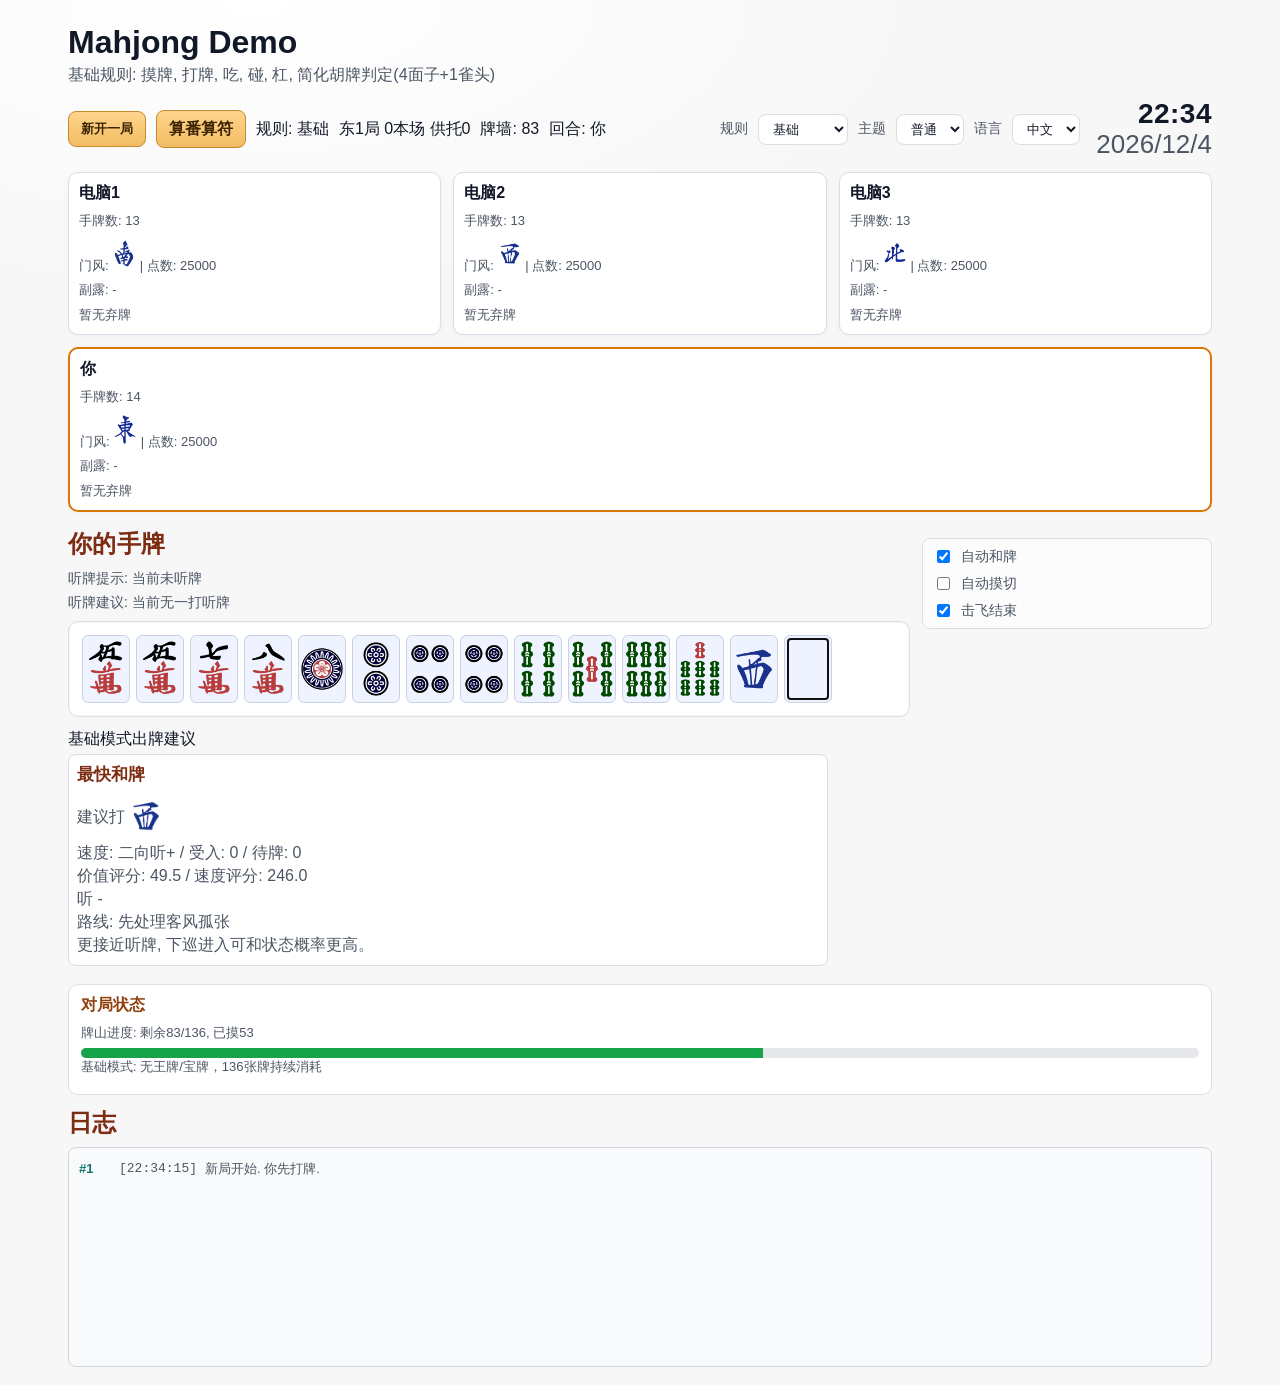
<file: index.html>
﻿<!doctype html>
<html lang="zh-CN">
<head>
  <meta charset="UTF-8" />
  <meta name="viewport" content="width=device-width, initial-scale=1.0" />
  <title>Mahjong Demo</title>
  <link rel="stylesheet" href="style.css?v=20260308r" />
</head>
<body>
  <main class="container">
    <h1 id="titleMain">Mahjong Demo</h1>
    <p id="subText" class="sub">基础规则: 摸牌, 打牌, 吃, 碰, 杠, 简化胡牌判定(4面子+1雀头)</p>

    <section class="topbar">
      <button id="newGameBtn">新开一局</button>
      <a id="calcNavBtn" class="nav-btn" href="calculator.html">算番算符</a>
      <span id="ruleInfo">规则: Basic</span>
      <span id="roundInfo">东1局 0本场 供托0</span>
      <span id="wallInfo">牌墙: -</span>
      <span id="turnInfo">回合: -</span>
      <span class="topbar-spacer"></span>
      <label id="ruleLabel" class="theme-switch" for="ruleSelect">Rules</label>
      <select id="ruleSelect" class="theme-select">
        <option value="basic">Basic</option>
        <option value="riichi_lite">Riichi Lite</option>
      </select>
      <label id="themeLabel" class="theme-switch" for="themeSelect">Theme</label>
      <select id="themeSelect" class="theme-select">
        <option value="regular">Regular</option>
        <option value="dark">Dark</option>
      </select>
      <label id="langLabel" class="theme-switch" for="langSelect">Language</label>
      <select id="langSelect" class="theme-select">
        <option value="zh">中文</option>
        <option value="en">English</option>
        <option value="ja">日本語</option>
      </select>
      <div class="clock-box">
        <div id="clockTime" class="clock-time">--:--</div>
        <div id="clockDate" class="clock-date">----</div>
      </div>
    </section>

    <section class="table">
      <div class="player" id="p1"></div>
      <div class="player" id="p2"></div>
      <div class="player" id="p3"></div>
      <div class="player human" id="p0"></div>
    </section>

    <section class="hand-main-layout">
      <div class="hand-main-left">
        <h2 id="handTitle">你的手牌</h2>
        <div id="riichiInfo" class="ting-info"></div>
        <div id="expectInfo" class="ting-info"></div>
        <div id="waitValueInfo" class="wait-value-info"></div>
        <div id="tingInfo" class="ting-info">听牌提示: -</div>
        <div id="handLayout" class="hand-layout">
          <div id="hand" class="hand"></div>
          <div id="adviceInfo" class="advice-info"></div>
        </div>
      </div>
      <div id="handActionsCol" class="hand-actions-col">
        <section id="nextHandBar" class="actions next-hand-bar"></section>
        <section id="autoOps" class="auto-ops">
          <label class="auto-toggle">
            <input id="autoHuToggle" type="checkbox" checked />
            <span id="autoHuLabel">自动和牌</span>
          </label>
          <label class="auto-toggle">
            <input id="autoTsumogiriToggle" type="checkbox" />
            <span id="autoTsumogiriLabel">自动摸切</span>
          </label>
          <label class="auto-toggle">
            <input id="tobiEndToggle" type="checkbox" checked />
            <span id="tobiEndLabel">击飞结束</span>
          </label>
        </section>
        <section id="actionBar" class="actions"></section>
        <section id="kongBar" class="actions"></section>
      </div>
    </section>

    <section>
      <div id="resultInfo" class="result-info"></div>
      <section id="roundStatePanel" class="round-state-panel"></section>
      <h2 id="logTitle">日志</h2>
      <div id="log" class="log"></div>
      <section id="riichiScoreboard" class="riichi-scoreboard"></section>
    </section>
  </main>

  <script src="engine/riichi-engine.js?v=20260308a"></script>
  <script src="engine/advice-engine.js?v=20260308a"></script>
  <script src="engine/decision-engine.js?v=20260308a"></script>
  <script src="app.js?v=20260308r"></script>
</body>
</html>
</file>
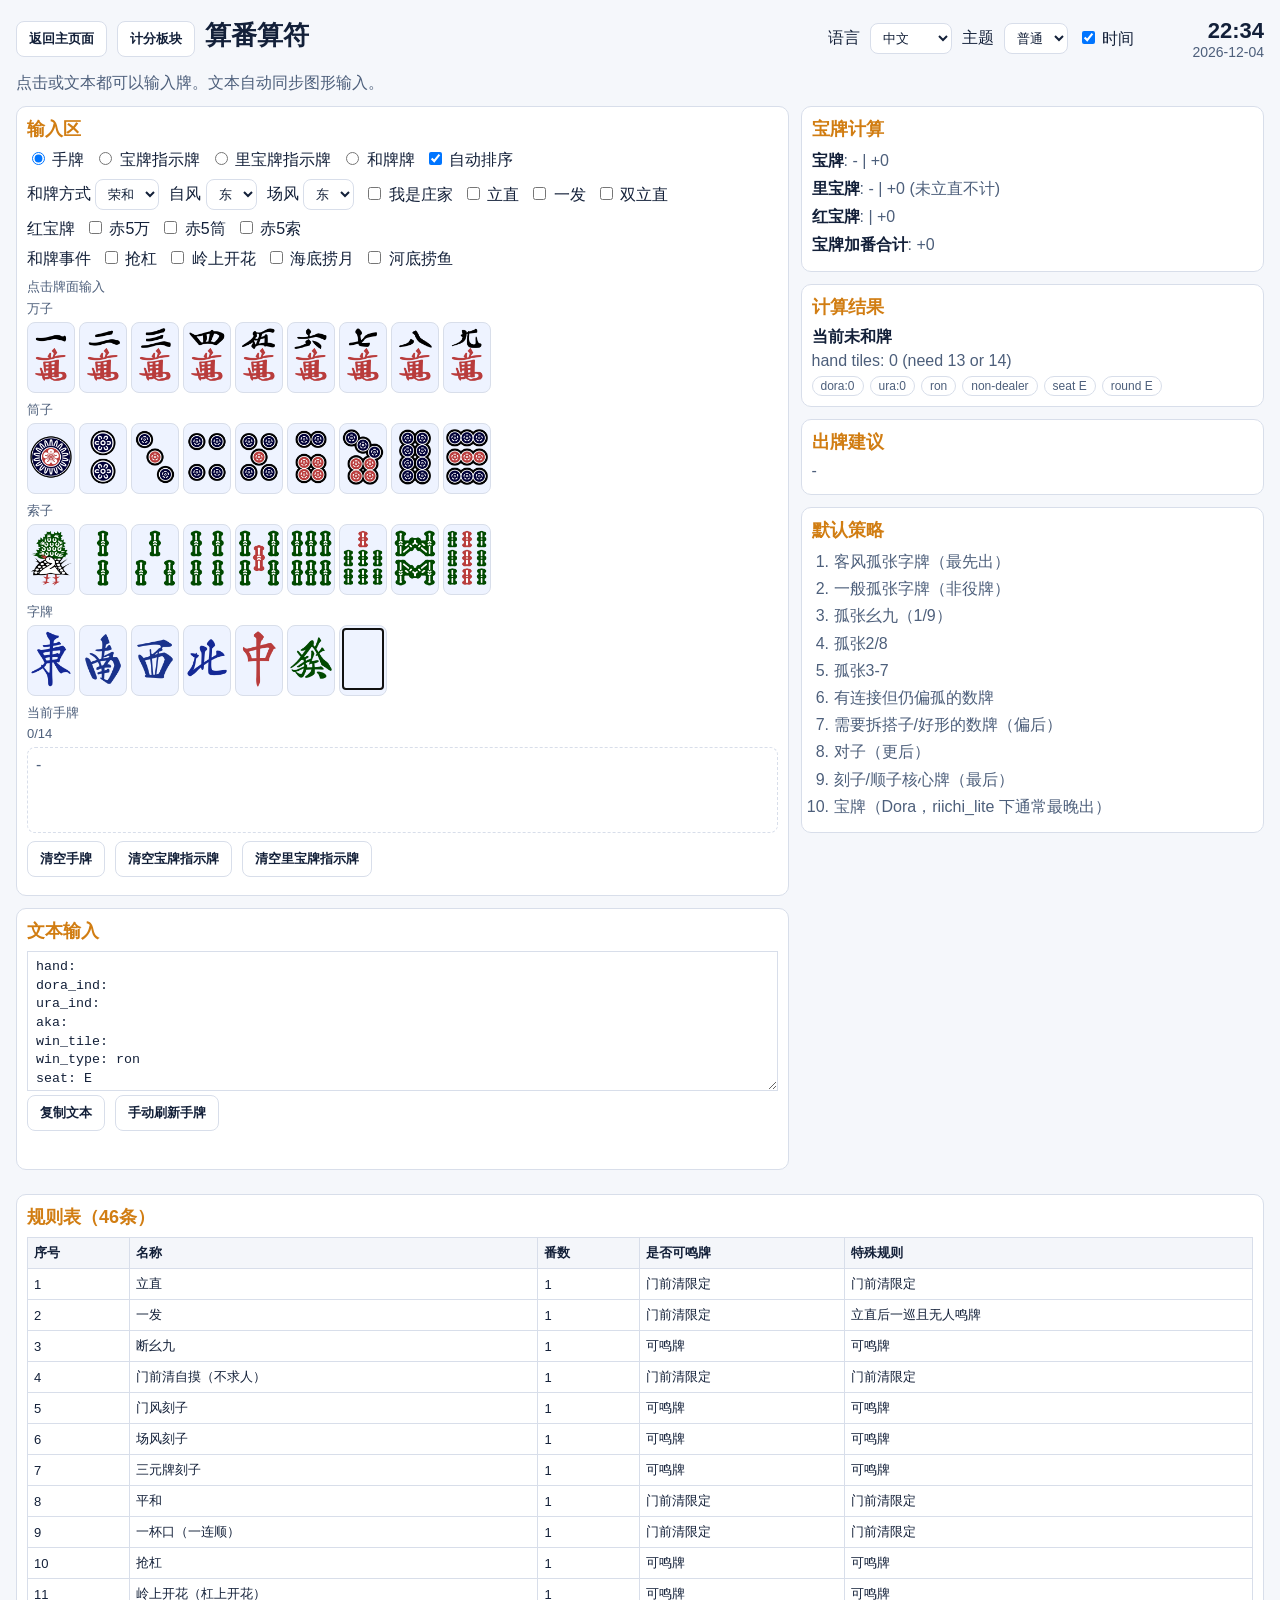
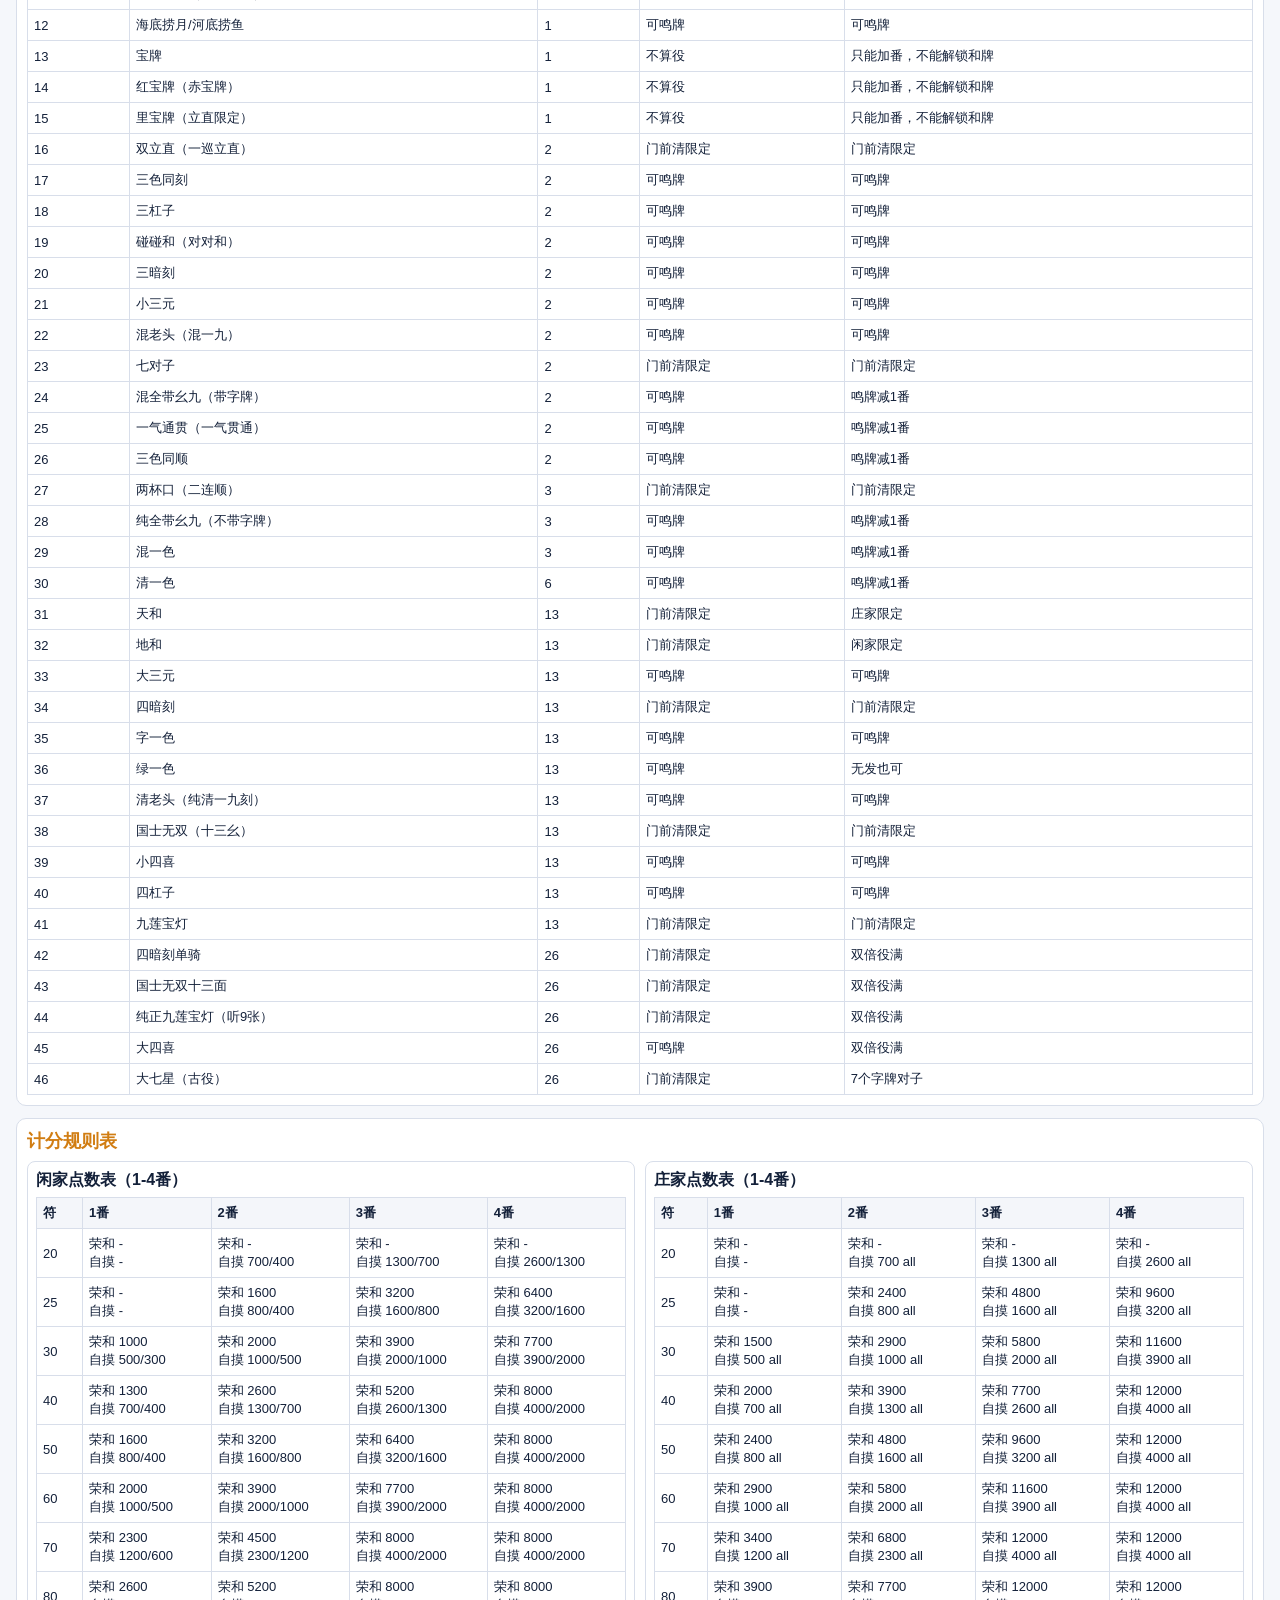
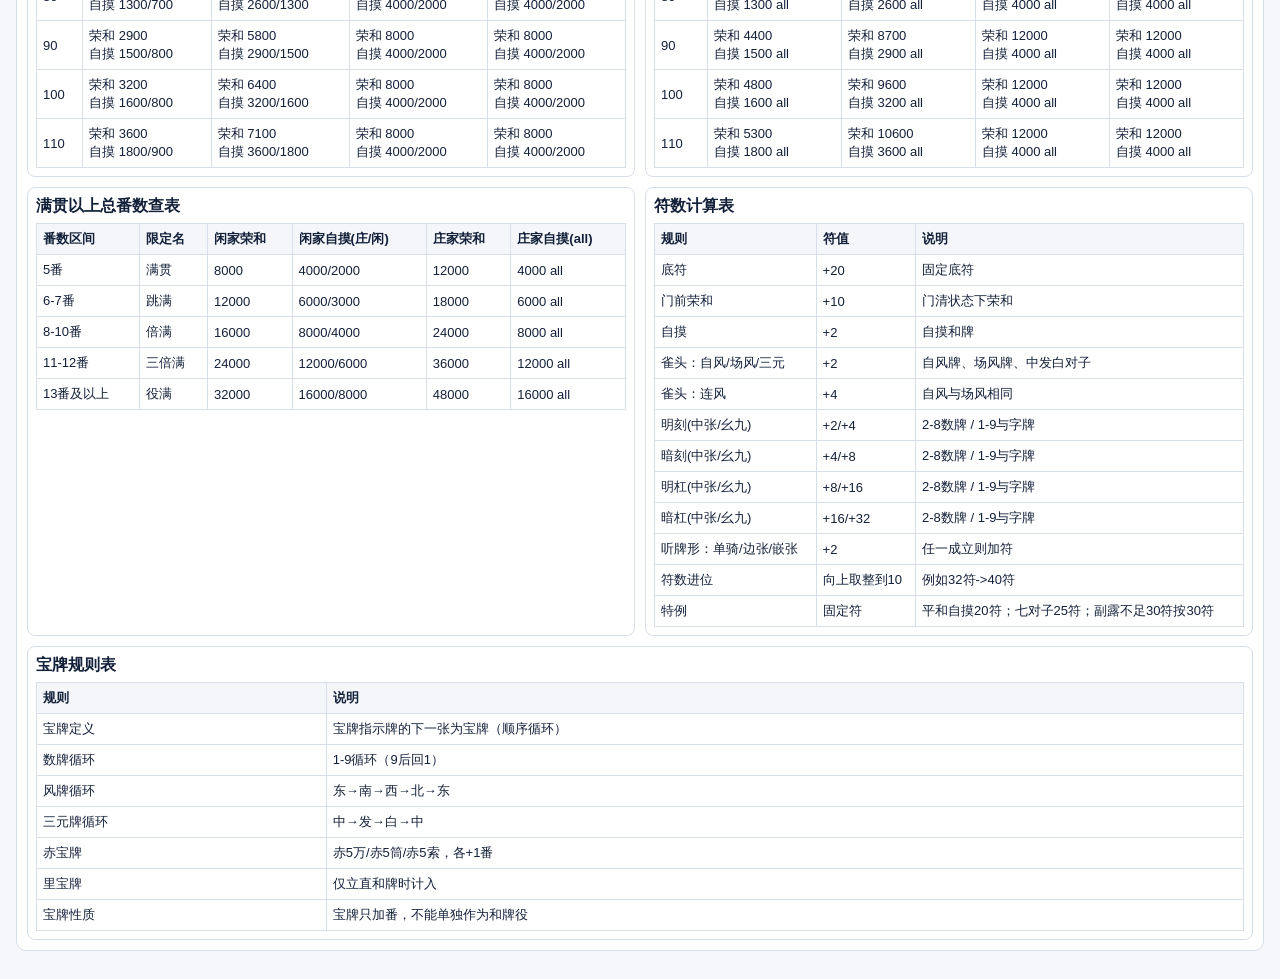
<file: calculator.html>
﻿<!doctype html>
<html lang="zh-CN">
<head>
  <meta charset="UTF-8" />
  <meta name="viewport" content="width=device-width, initial-scale=1.0" />
  <title>算番算符</title>
  <link rel="stylesheet" href="calculator.css?v=20260307c" />
</head>
<body>
  <main class="container">
    <section class="topbar">
      <button id="backBtn" class="ghost">返回主页面</button>
      <button id="scoreboardBtn" class="ghost" onclick="window.open('scoreboard.html','_blank','noopener,noreferrer')">计分板块</button>
      <h1 id="pageTitle">算番算符</h1>
      <span class="spacer"></span>
      <label for="langSelect" id="langLabel">语言</label>
      <select id="langSelect">
        <option value="zh">中文</option>
        <option value="en">English</option>
        <option value="ja">日本語</option>
      </select>
      <label for="themeSelect" id="themeLabel">主题</label>
      <select id="themeSelect">
        <option value="regular">普通</option>
        <option value="dark">夜间</option>
      </select>
      <label><input id="clockToggle" type="checkbox" checked /> <span id="clockLabel">时间</span></label>
      <div id="clock" class="clock">
        <div id="clockTime" class="time">--:--</div>
        <div id="clockDate" class="date">----</div>
      </div>
    </section>

    <p id="subText" class="sub">点击或文本都可以输入牌。文本自动同步图形输入。</p>

    <section class="main-workspace">
      <div class="left-panel">
        <section class="card">
          <h2 id="inputTitle">输入区</h2>
          <div class="target-row">
            <label><input type="radio" name="target" value="hand" checked /> <span id="targetHand">手牌</span></label>
            <label><input type="radio" name="target" value="dora" /> <span id="targetDora">宝牌指示牌</span></label>
            <label><input type="radio" name="target" value="ura" /> <span id="targetUra">里宝牌指示牌</span></label>
            <label><input type="radio" name="target" value="win" /> <span id="targetWin">和牌牌</span></label>
            <label><input id="autoSort" type="checkbox" checked /> <span id="autoSortLabel">自动排序</span></label>
          </div>

          <div class="option-row">
            <label><span id="winTypeLabel">和牌方式</span>
              <select id="winType">
                <option value="ron">荣和</option>
                <option value="tsumo">自摸</option>
              </select>
            </label>
            <label><span id="seatLabel">自风</span>
              <select id="seatWind">
                <option value="E">东</option>
                <option value="S">南</option>
                <option value="W">西</option>
                <option value="N">北</option>
              </select>
            </label>
            <label><span id="roundLabel">场风</span>
              <select id="roundWind">
                <option value="E">东</option>
                <option value="S">南</option>
                <option value="W">西</option>
                <option value="N">北</option>
              </select>
            </label>
            <label><input id="dealer" type="checkbox" /> <span id="dealerLabel">我是庄家</span></label>
            <label><input id="riichi" type="checkbox" /> <span id="riichiLabel">立直</span></label>
            <label><input id="ippatsu" type="checkbox" /> <span id="ippatsuLabel">一发</span></label>
            <label><input id="doubleRiichi" type="checkbox" /> <span id="doubleRiichiLabel">双立直</span></label>
          </div>

          <div class="option-row">
            <span id="akaLabel">红宝牌</span>
            <label><input id="aka5m" type="checkbox" /> <span id="aka5mLabel">赤5万</span></label>
            <label><input id="aka5p" type="checkbox" /> <span id="aka5pLabel">赤5筒</span></label>
            <label><input id="aka5s" type="checkbox" /> <span id="aka5sLabel">赤5索</span></label>
          </div>

          <div class="option-row">
            <span id="specialWinLabel">和牌事件</span>
            <label><input id="chankan" type="checkbox" /> <span id="chankanLabel">抢杠</span></label>
            <label><input id="rinshan" type="checkbox" /> <span id="rinshanLabel">岭上开花</span></label>
            <label><input id="haitei" type="checkbox" /> <span id="haiteiLabel">海底捞月</span></label>
            <label><input id="houtei" type="checkbox" /> <span id="houteiLabel">河底捞鱼</span></label>
          </div>

          <div class="tile-group">
            <div class="tile-group-title" id="paletteTitle">点击牌面输入</div>
            <div id="tilePalette"></div>
          </div>

          <div class="tile-group">
            <div class="tile-group-title" id="handTitle">当前手牌</div>
            <div class="hand-meta" id="handMeta">0/14</div>
            <div id="handZone" class="hand-zone"></div>
            <div class="option-row">
              <button id="clearHandBtn" class="ghost">清空手牌</button>
              <button id="clearDoraBtn" class="ghost">清空宝牌指示牌</button>
              <button id="clearUraBtn" class="ghost">清空里宝牌指示牌</button>
            </div>
          </div>
        </section>

        <section class="card text-card">
          <h2 id="textHeader">文本输入</h2>
          <textarea id="textInput" class="textbox"></textarea>
          <div class="option-row">
            <button id="copyTextBtn" class="ghost">复制文本</button>
            <button id="applyTextBtn" class="ghost">应用文本</button>
          </div>
          <div id="textError" class="error"></div>
        </section>
      </div>

      <div class="right-panel">
        <section class="card">
          <h2 id="doraHeader">宝牌计算</h2>
          <div id="doraCalc"></div>
        </section>
        <section class="card">
          <h2 id="resultHeader">计算结果</h2>
          <div id="result"></div>
        </section>
        <section class="card">
          <h2 id="adviceHeader">出牌建议</h2>
          <div id="advice"></div>
        </section>
        <section class="card">
          <h2 id="defaultStrategyHeader">默认策略</h2>
          <div id="defaultStrategy"></div>
        </section>
      </div>
    </section>

    <section class="card" style="margin-top: 12px;">
      <h2 id="rulesTitle">规则表（46条）</h2>
      <div class="table-wrap">
        <table>
          <thead>
            <tr>
              <th>序号</th>
              <th>名称</th>
              <th>番数</th>
              <th>是否可鸣牌</th>
              <th>特殊规则</th>
            </tr>
          </thead>
          <tbody id="rulesBody"></tbody>
        </table>
      </div>
    </section>

    <section class="card" style="margin-top: 12px;">
      <h2 id="referenceTableTitle">计分规则表</h2>
      <div class="reference-table-grid">
        <section class="reference-table-card">
          <h3 id="refNonDealerTitle">闲家点数表（1-4番）</h3>
          <div class="table-wrap"><table id="refNonDealerTable"></table></div>
        </section>
        <section class="reference-table-card">
          <h3 id="refDealerTitle">庄家点数表（1-4番）</h3>
          <div class="table-wrap"><table id="refDealerTable"></table></div>
        </section>
        <section class="reference-table-card">
          <h3 id="refLimitTitle">满贯以上总番数查表</h3>
          <div class="table-wrap"><table id="refLimitTable"></table></div>
        </section>
        <section class="reference-table-card">
          <h3 id="refFuTitle">符数计算表</h3>
          <div class="table-wrap"><table id="refFuTable"></table></div>
        </section>
        <section class="reference-table-card">
          <h3 id="refDoraTitle">宝牌规则表</h3>
          <div class="table-wrap"><table id="refDoraTable"></table></div>
        </section>
      </div>
    </section>
  </main>

  <script src="engine/riichi-engine.js?v=20260307c"></script>
  <script src="engine/advice-engine.js?v=20260307c"></script>
  <script src="calculator.js?v=20260307c"></script>
</body>
</html>
</file>
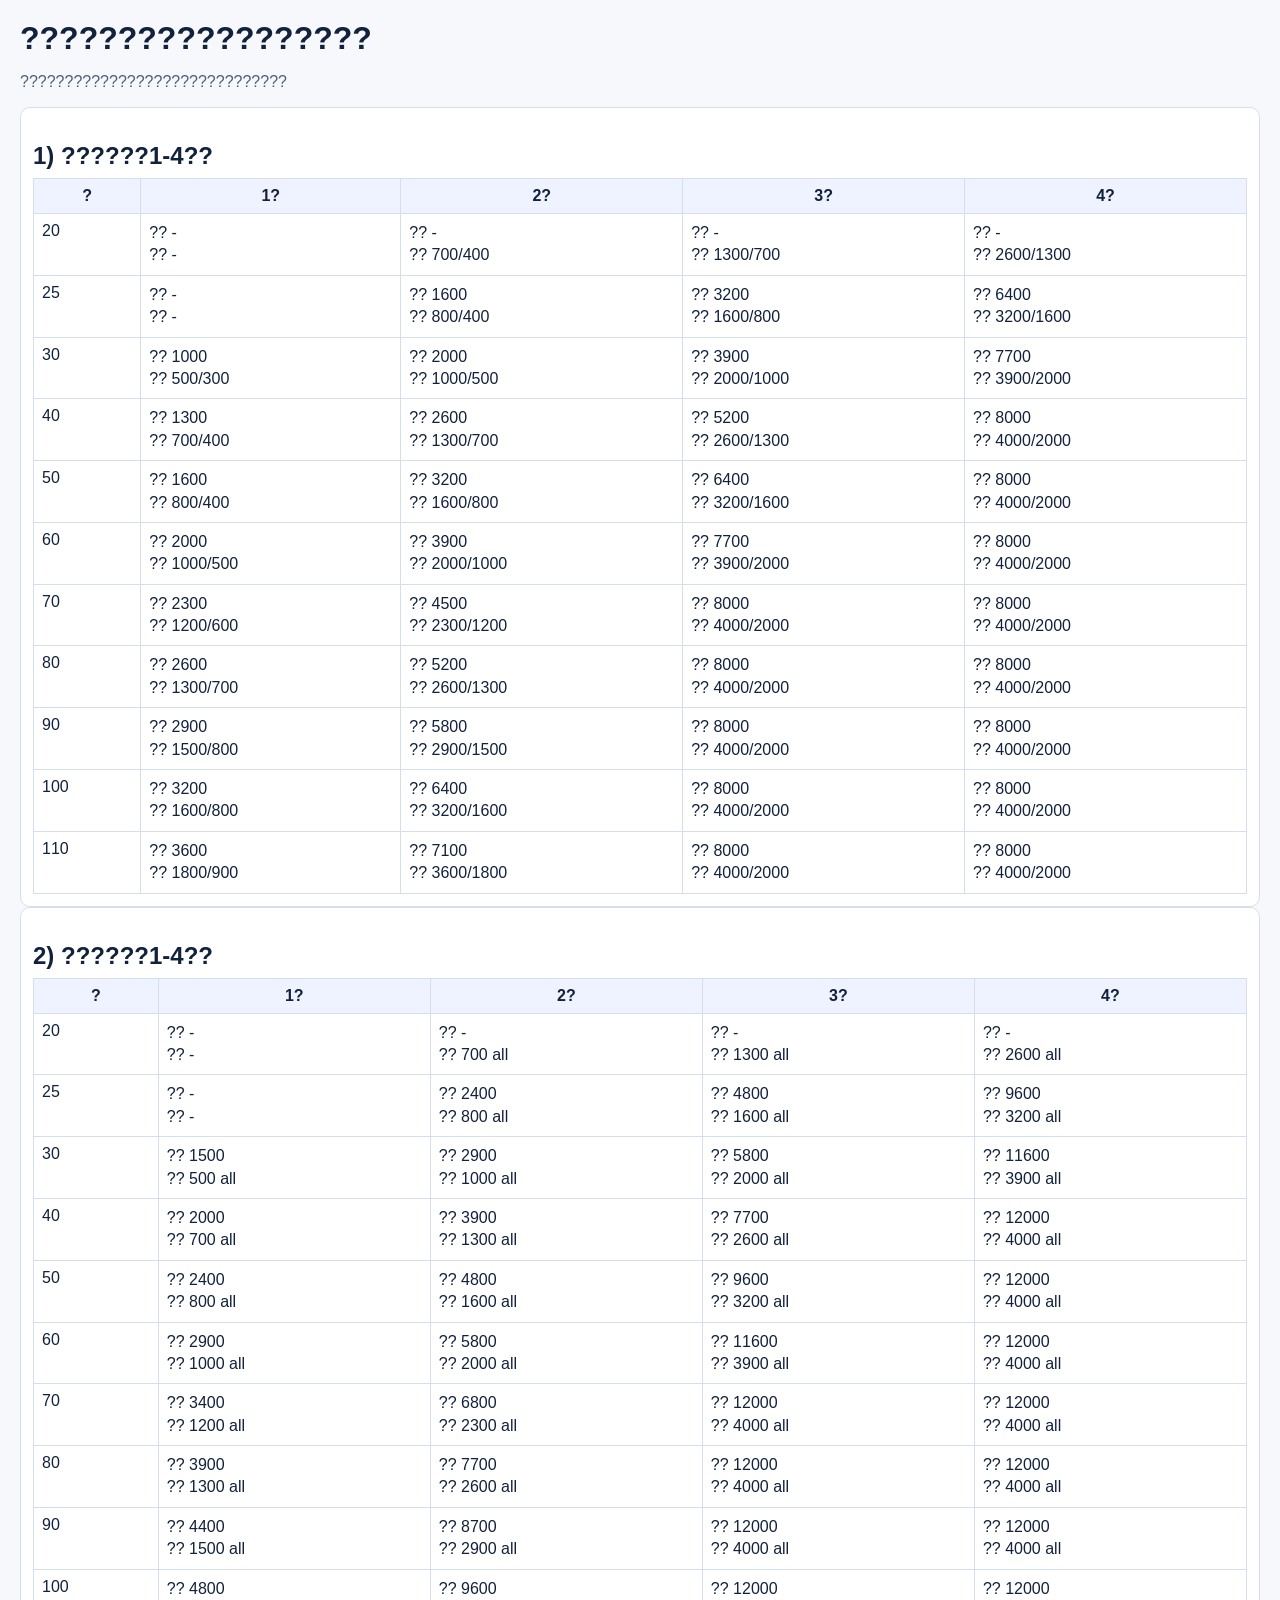
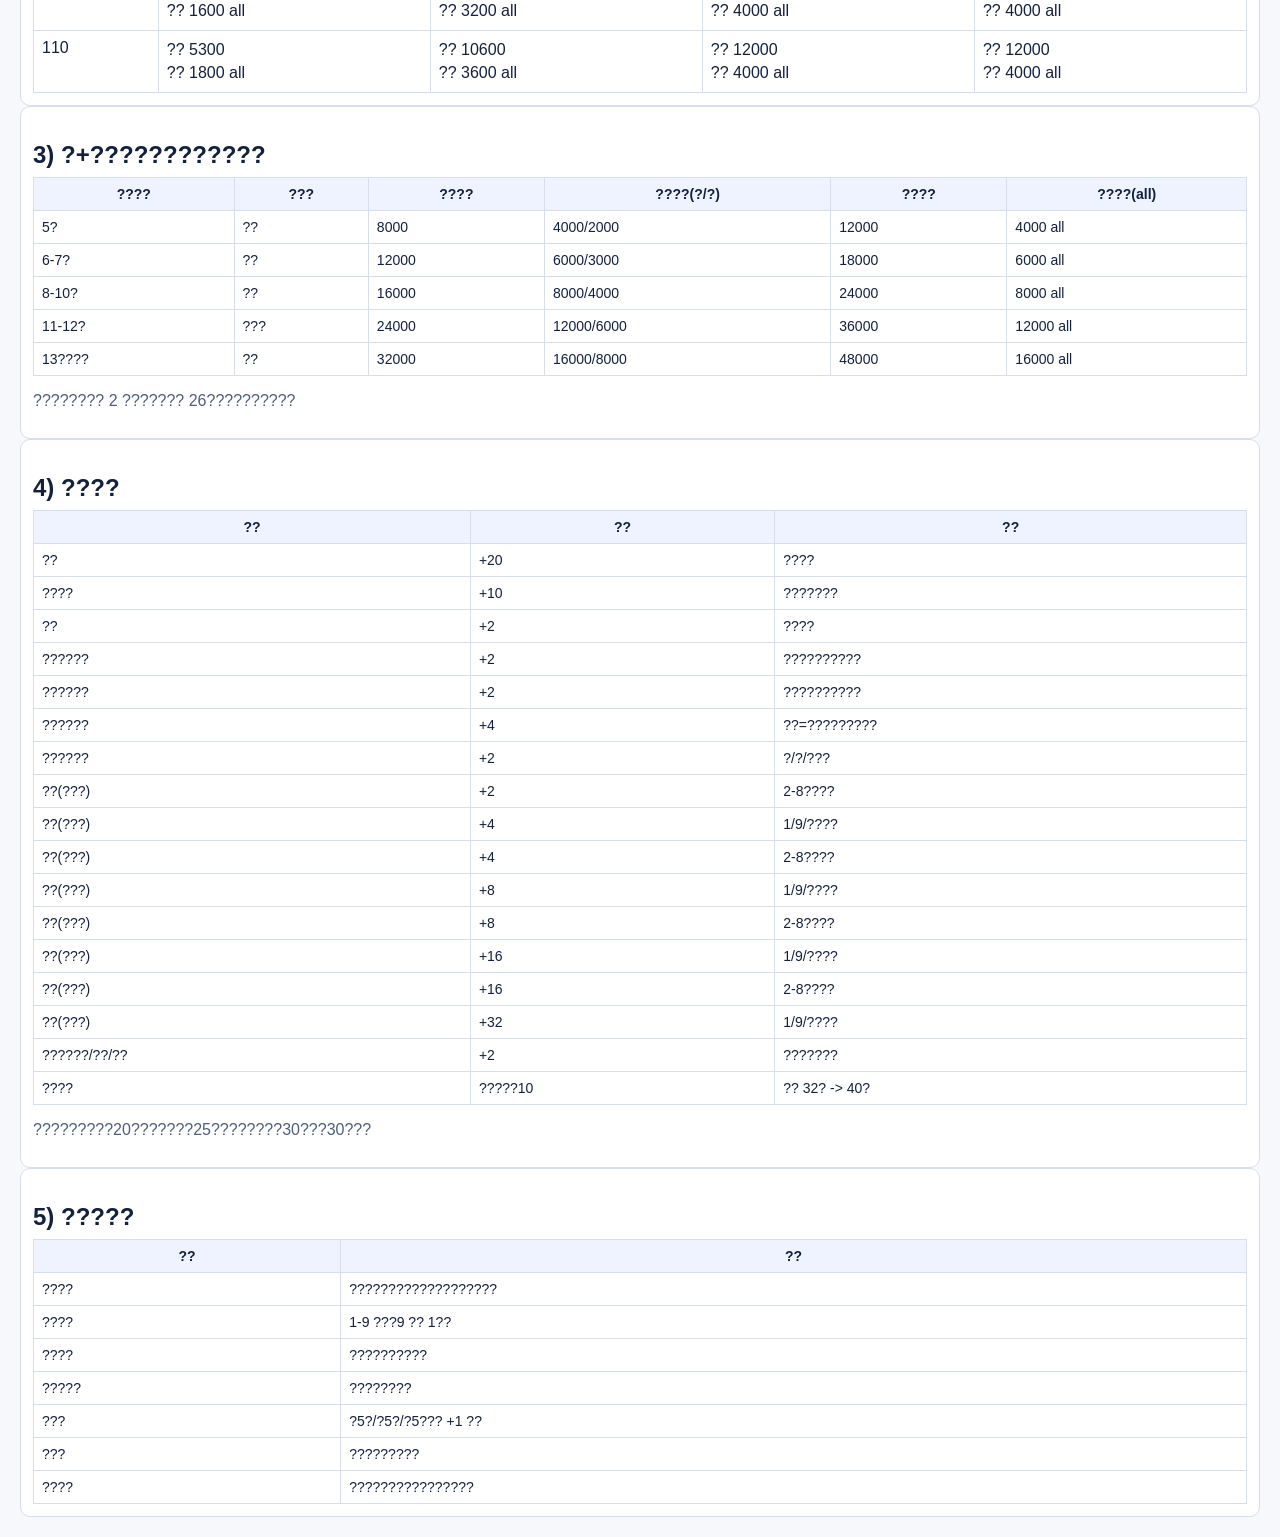
<file: rule-reference-preview.html>
<!doctype html><html lang='zh-CN'><head><meta charset='utf-8'><meta name='viewport' content='width=device-width,initial-scale=1'><title>?????</title><style>body{font-family:Microsoft YaHei,Noto Sans SC,sans-serif;background:#f6f8fc;color:#12213c;margin:0;padding:20px}h1{margin:0 0 8px}h2{margin:22px 0 8px}.note{color:#4d5f7b}table{width:100%;border-collapse:collapse;background:#fff}th,td{border:1px solid #d6deec;padding:8px;vertical-align:top}th{background:#eef3ff}td div{line-height:1.4}.grid{display:grid;grid-template-columns:1fr;gap:14px}.card{background:#fff;border:1px solid #d6deec;border-radius:10px;padding:12px}.small td,.small th{font-size:14px}.mono{font-family:Consolas,monospace}</style></head><body><h1>??????????????????</h1><p class='note'>??????????????????????????????</p><div class='card'><h2>1) ??????1-4??</h2><table><thead><tr><th>?</th><th>1?</th><th>2?</th><th>3?</th><th>4?</th></tr></thead><tbody><tr><td>20</td><td><div>?? -</div><div>?? -</div></td><td><div>?? -</div><div>?? 700/400</div></td><td><div>?? -</div><div>?? 1300/700</div></td><td><div>?? -</div><div>?? 2600/1300</div></td></tr><tr><td>25</td><td><div>?? -</div><div>?? -</div></td><td><div>?? 1600</div><div>?? 800/400</div></td><td><div>?? 3200</div><div>?? 1600/800</div></td><td><div>?? 6400</div><div>?? 3200/1600</div></td></tr><tr><td>30</td><td><div>?? 1000</div><div>?? 500/300</div></td><td><div>?? 2000</div><div>?? 1000/500</div></td><td><div>?? 3900</div><div>?? 2000/1000</div></td><td><div>?? 7700</div><div>?? 3900/2000</div></td></tr><tr><td>40</td><td><div>?? 1300</div><div>?? 700/400</div></td><td><div>?? 2600</div><div>?? 1300/700</div></td><td><div>?? 5200</div><div>?? 2600/1300</div></td><td><div>?? 8000</div><div>?? 4000/2000</div></td></tr><tr><td>50</td><td><div>?? 1600</div><div>?? 800/400</div></td><td><div>?? 3200</div><div>?? 1600/800</div></td><td><div>?? 6400</div><div>?? 3200/1600</div></td><td><div>?? 8000</div><div>?? 4000/2000</div></td></tr><tr><td>60</td><td><div>?? 2000</div><div>?? 1000/500</div></td><td><div>?? 3900</div><div>?? 2000/1000</div></td><td><div>?? 7700</div><div>?? 3900/2000</div></td><td><div>?? 8000</div><div>?? 4000/2000</div></td></tr><tr><td>70</td><td><div>?? 2300</div><div>?? 1200/600</div></td><td><div>?? 4500</div><div>?? 2300/1200</div></td><td><div>?? 8000</div><div>?? 4000/2000</div></td><td><div>?? 8000</div><div>?? 4000/2000</div></td></tr><tr><td>80</td><td><div>?? 2600</div><div>?? 1300/700</div></td><td><div>?? 5200</div><div>?? 2600/1300</div></td><td><div>?? 8000</div><div>?? 4000/2000</div></td><td><div>?? 8000</div><div>?? 4000/2000</div></td></tr><tr><td>90</td><td><div>?? 2900</div><div>?? 1500/800</div></td><td><div>?? 5800</div><div>?? 2900/1500</div></td><td><div>?? 8000</div><div>?? 4000/2000</div></td><td><div>?? 8000</div><div>?? 4000/2000</div></td></tr><tr><td>100</td><td><div>?? 3200</div><div>?? 1600/800</div></td><td><div>?? 6400</div><div>?? 3200/1600</div></td><td><div>?? 8000</div><div>?? 4000/2000</div></td><td><div>?? 8000</div><div>?? 4000/2000</div></td></tr><tr><td>110</td><td><div>?? 3600</div><div>?? 1800/900</div></td><td><div>?? 7100</div><div>?? 3600/1800</div></td><td><div>?? 8000</div><div>?? 4000/2000</div></td><td><div>?? 8000</div><div>?? 4000/2000</div></td></tr></tbody></table></div><div class='card'><h2>2) ??????1-4??</h2><table><thead><tr><th>?</th><th>1?</th><th>2?</th><th>3?</th><th>4?</th></tr></thead><tbody><tr><td>20</td><td><div>?? -</div><div>?? -</div></td><td><div>?? -</div><div>?? 700 all</div></td><td><div>?? -</div><div>?? 1300 all</div></td><td><div>?? -</div><div>?? 2600 all</div></td></tr><tr><td>25</td><td><div>?? -</div><div>?? -</div></td><td><div>?? 2400</div><div>?? 800 all</div></td><td><div>?? 4800</div><div>?? 1600 all</div></td><td><div>?? 9600</div><div>?? 3200 all</div></td></tr><tr><td>30</td><td><div>?? 1500</div><div>?? 500 all</div></td><td><div>?? 2900</div><div>?? 1000 all</div></td><td><div>?? 5800</div><div>?? 2000 all</div></td><td><div>?? 11600</div><div>?? 3900 all</div></td></tr><tr><td>40</td><td><div>?? 2000</div><div>?? 700 all</div></td><td><div>?? 3900</div><div>?? 1300 all</div></td><td><div>?? 7700</div><div>?? 2600 all</div></td><td><div>?? 12000</div><div>?? 4000 all</div></td></tr><tr><td>50</td><td><div>?? 2400</div><div>?? 800 all</div></td><td><div>?? 4800</div><div>?? 1600 all</div></td><td><div>?? 9600</div><div>?? 3200 all</div></td><td><div>?? 12000</div><div>?? 4000 all</div></td></tr><tr><td>60</td><td><div>?? 2900</div><div>?? 1000 all</div></td><td><div>?? 5800</div><div>?? 2000 all</div></td><td><div>?? 11600</div><div>?? 3900 all</div></td><td><div>?? 12000</div><div>?? 4000 all</div></td></tr><tr><td>70</td><td><div>?? 3400</div><div>?? 1200 all</div></td><td><div>?? 6800</div><div>?? 2300 all</div></td><td><div>?? 12000</div><div>?? 4000 all</div></td><td><div>?? 12000</div><div>?? 4000 all</div></td></tr><tr><td>80</td><td><div>?? 3900</div><div>?? 1300 all</div></td><td><div>?? 7700</div><div>?? 2600 all</div></td><td><div>?? 12000</div><div>?? 4000 all</div></td><td><div>?? 12000</div><div>?? 4000 all</div></td></tr><tr><td>90</td><td><div>?? 4400</div><div>?? 1500 all</div></td><td><div>?? 8700</div><div>?? 2900 all</div></td><td><div>?? 12000</div><div>?? 4000 all</div></td><td><div>?? 12000</div><div>?? 4000 all</div></td></tr><tr><td>100</td><td><div>?? 4800</div><div>?? 1600 all</div></td><td><div>?? 9600</div><div>?? 3200 all</div></td><td><div>?? 12000</div><div>?? 4000 all</div></td><td><div>?? 12000</div><div>?? 4000 all</div></td></tr><tr><td>110</td><td><div>?? 5300</div><div>?? 1800 all</div></td><td><div>?? 10600</div><div>?? 3600 all</div></td><td><div>?? 12000</div><div>?? 4000 all</div></td><td><div>?? 12000</div><div>?? 4000 all</div></td></tr></tbody></table></div><div class='card'><h2>3) ?+????????????</h2><table class='small'><thead><tr><th>????</th><th>???</th><th>????</th><th>????(?/?)</th><th>????</th><th>????(all)</th></tr></thead><tbody><tr><td>5?</td><td>??</td><td>8000</td><td>4000/2000</td><td>12000</td><td>4000 all</td></tr><tr><td>6-7?</td><td>??</td><td>12000</td><td>6000/3000</td><td>18000</td><td>6000 all</td></tr><tr><td>8-10?</td><td>??</td><td>16000</td><td>8000/4000</td><td>24000</td><td>8000 all</td></tr><tr><td>11-12?</td><td>???</td><td>24000</td><td>12000/6000</td><td>36000</td><td>12000 all</td></tr><tr><td>13????</td><td>??</td><td>32000</td><td>16000/8000</td><td>48000</td><td>16000 all</td></tr></tbody></table><p class='note'>???????? 2 ??????? 26??????????</p></div><div class='card'><h2>4) ????</h2><table class='small'><thead><tr><th>??</th><th>??</th><th>??</th></tr></thead><tbody><tr><td>??</td><td>+20</td><td>????</td></tr><tr><td>????</td><td>+10</td><td>???????</td></tr><tr><td>??</td><td>+2</td><td>????</td></tr><tr><td>??????</td><td>+2</td><td>??????????</td></tr><tr><td>??????</td><td>+2</td><td>??????????</td></tr><tr><td>??????</td><td>+4</td><td>??=?????????</td></tr><tr><td>??????</td><td>+2</td><td>?/?/???</td></tr><tr><td>??(???)</td><td>+2</td><td>2-8????</td></tr><tr><td>??(???)</td><td>+4</td><td>1/9/????</td></tr><tr><td>??(???)</td><td>+4</td><td>2-8????</td></tr><tr><td>??(???)</td><td>+8</td><td>1/9/????</td></tr><tr><td>??(???)</td><td>+8</td><td>2-8????</td></tr><tr><td>??(???)</td><td>+16</td><td>1/9/????</td></tr><tr><td>??(???)</td><td>+16</td><td>2-8????</td></tr><tr><td>??(???)</td><td>+32</td><td>1/9/????</td></tr><tr><td>??????/??/??</td><td>+2</td><td>???????</td></tr><tr><td>????</td><td>?????10</td><td>?? 32? -> 40?</td></tr></tbody></table><p class='note'>?????????20???????25????????30???30???</p></div><div class='card'><h2>5) ?????</h2><table class='small'><thead><tr><th>??</th><th>??</th></tr></thead><tbody><tr><td>????</td><td>???????????????????</td></tr><tr><td>????</td><td>1-9 ???9 ?? 1??</td></tr><tr><td>????</td><td>??????????</td></tr><tr><td>?????</td><td>????????</td></tr><tr><td>???</td><td>?5?/?5?/?5??? +1 ??</td></tr><tr><td>???</td><td>?????????</td></tr><tr><td>????</td><td>????????????????</td></tr></tbody></table></div></body></html>
</file>
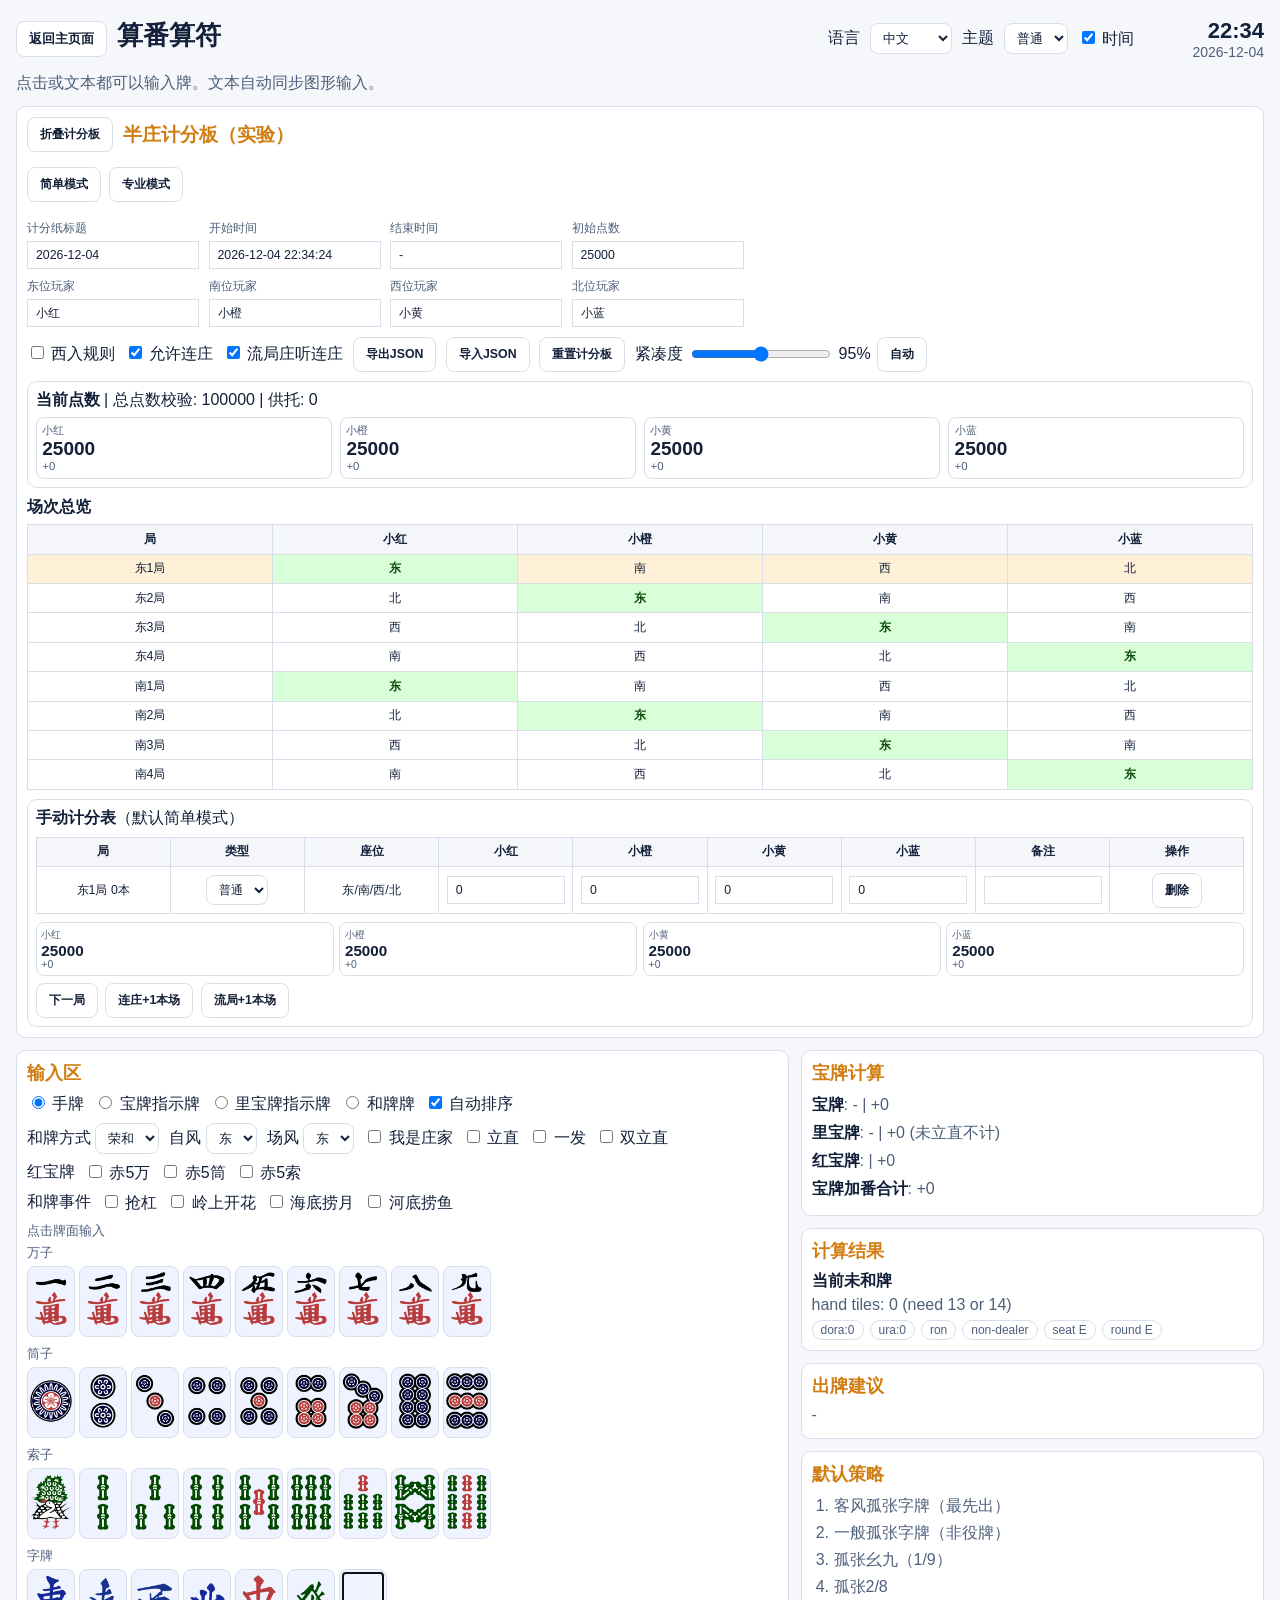
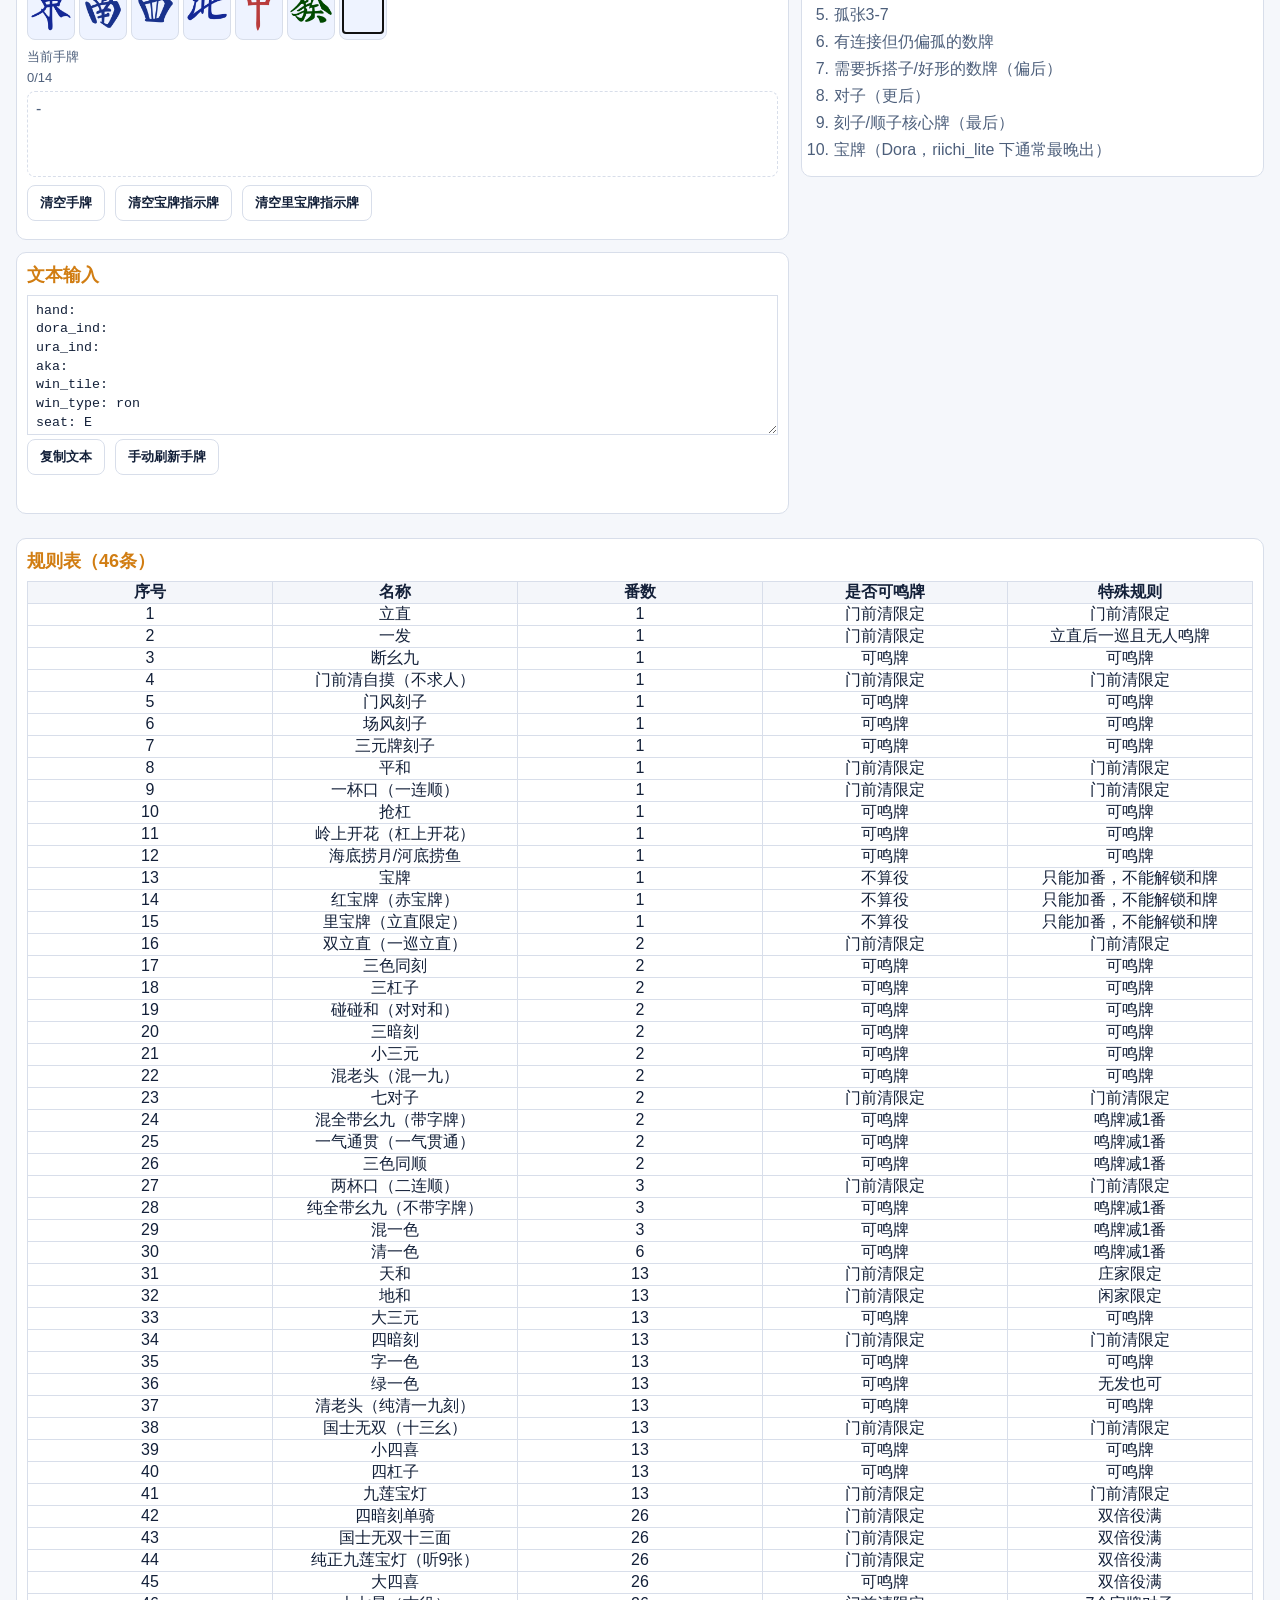
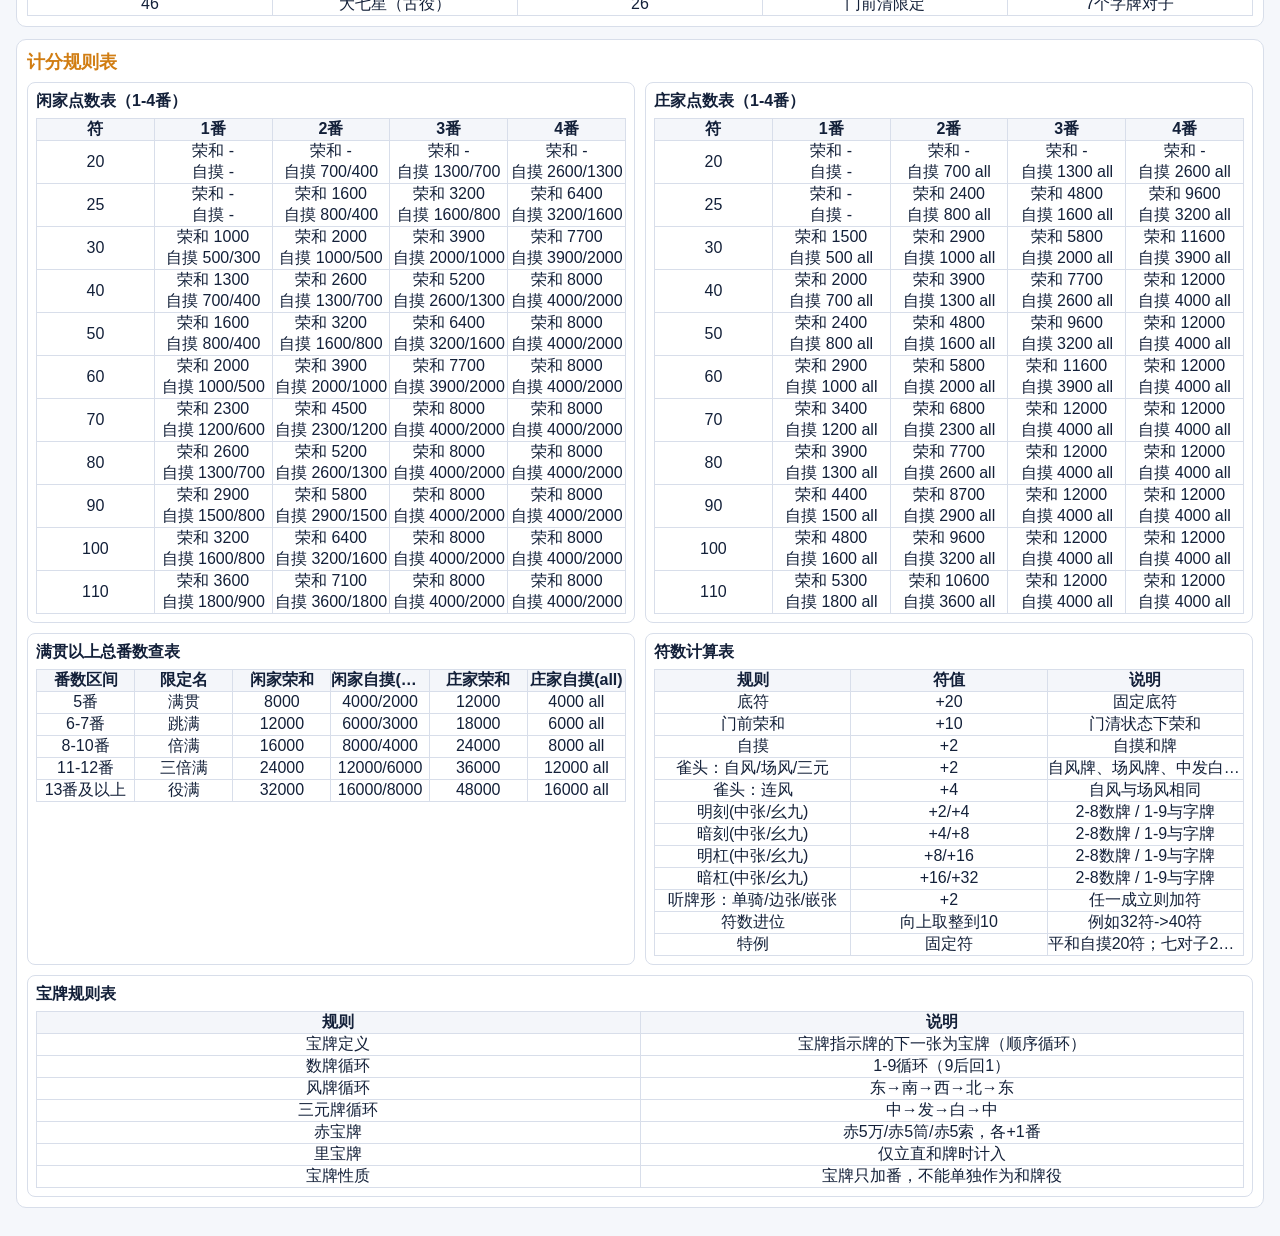
<file: scoreboard.html>
﻿<!doctype html>
<html lang="zh-CN">
<head>
  <meta charset="UTF-8" />
  <meta name="viewport" content="width=device-width, initial-scale=1.0" />
  <title>半庄计分板（实验）</title>
  <link rel="stylesheet" href="scoreboard.css?v=20260307c" />
</head>
<body>
  <main class="container">
    <section class="topbar">
      <button id="backBtn" class="ghost">返回主页面</button>
      <h1 id="pageTitle">算番算符</h1>
      <span class="spacer"></span>
      <label for="langSelect" id="langLabel">语言</label>
      <select id="langSelect">
        <option value="zh">中文</option>
        <option value="en">English</option>
        <option value="ja">日本語</option>
      </select>
      <label for="themeSelect" id="themeLabel">主题</label>
      <select id="themeSelect">
        <option value="regular">普通</option>
        <option value="dark">夜间</option>
      </select>
      <label><input id="clockToggle" type="checkbox" checked /> <span id="clockLabel">时间</span></label>
      <div id="clock" class="clock">
        <div id="clockTime" class="time">--:--</div>
        <div id="clockDate" class="date">----</div>
      </div>
    </section>

    <p id="subText" class="sub">点击或文本都可以输入牌。文本自动同步图形输入。</p>

    <section id="scoreboardPanel" class="card scoreboard-panel">
      <div class="scoreboard-head">
        <button id="scoreboardToggleBtn" class="ghost">折叠计分板</button>
        <h2 id="scoreboardTitle">半庄计分板（实验）</h2>
      </div>
      <div id="scoreboardBody"></div>
    </section>

    <section class="main-workspace">
      <div class="left-panel">
        <section class="card">
          <h2 id="inputTitle">输入区</h2>
          <div class="target-row">
            <label><input type="radio" name="target" value="hand" checked /> <span id="targetHand">手牌</span></label>
            <label><input type="radio" name="target" value="dora" /> <span id="targetDora">宝牌指示牌</span></label>
            <label><input type="radio" name="target" value="ura" /> <span id="targetUra">里宝牌指示牌</span></label>
            <label><input type="radio" name="target" value="win" /> <span id="targetWin">和牌牌</span></label>
            <label><input id="autoSort" type="checkbox" checked /> <span id="autoSortLabel">自动排序</span></label>
          </div>

          <div class="option-row">
            <label><span id="winTypeLabel">和牌方式</span>
              <select id="winType">
                <option value="ron">荣和</option>
                <option value="tsumo">自摸</option>
              </select>
            </label>
            <label><span id="seatLabel">自风</span>
              <select id="seatWind">
                <option value="E">东</option>
                <option value="S">南</option>
                <option value="W">西</option>
                <option value="N">北</option>
              </select>
            </label>
            <label><span id="roundLabel">场风</span>
              <select id="roundWind">
                <option value="E">东</option>
                <option value="S">南</option>
                <option value="W">西</option>
                <option value="N">北</option>
              </select>
            </label>
            <label><input id="dealer" type="checkbox" /> <span id="dealerLabel">我是庄家</span></label>
            <label><input id="riichi" type="checkbox" /> <span id="riichiLabel">立直</span></label>
            <label><input id="ippatsu" type="checkbox" /> <span id="ippatsuLabel">一发</span></label>
            <label><input id="doubleRiichi" type="checkbox" /> <span id="doubleRiichiLabel">双立直</span></label>
          </div>

          <div class="option-row">
            <span id="akaLabel">红宝牌</span>
            <label><input id="aka5m" type="checkbox" /> <span id="aka5mLabel">赤5万</span></label>
            <label><input id="aka5p" type="checkbox" /> <span id="aka5pLabel">赤5筒</span></label>
            <label><input id="aka5s" type="checkbox" /> <span id="aka5sLabel">赤5索</span></label>
          </div>

          <div class="option-row">
            <span id="specialWinLabel">和牌事件</span>
            <label><input id="chankan" type="checkbox" /> <span id="chankanLabel">抢杠</span></label>
            <label><input id="rinshan" type="checkbox" /> <span id="rinshanLabel">岭上开花</span></label>
            <label><input id="haitei" type="checkbox" /> <span id="haiteiLabel">海底捞月</span></label>
            <label><input id="houtei" type="checkbox" /> <span id="houteiLabel">河底捞鱼</span></label>
          </div>

          <div class="tile-group">
            <div class="tile-group-title" id="paletteTitle">点击牌面输入</div>
            <div id="tilePalette"></div>
          </div>

          <div class="tile-group">
            <div class="tile-group-title" id="handTitle">当前手牌</div>
            <div class="hand-meta" id="handMeta">0/14</div>
            <div id="handZone" class="hand-zone"></div>
            <div class="option-row">
              <button id="clearHandBtn" class="ghost">清空手牌</button>
              <button id="clearDoraBtn" class="ghost">清空宝牌指示牌</button>
              <button id="clearUraBtn" class="ghost">清空里宝牌指示牌</button>
            </div>
          </div>
        </section>

        <section class="card text-card">
          <h2 id="textHeader">文本输入</h2>
          <textarea id="textInput" class="textbox"></textarea>
          <div class="option-row">
            <button id="copyTextBtn" class="ghost">复制文本</button>
            <button id="applyTextBtn" class="ghost">应用文本</button>
          </div>
          <div id="textError" class="error"></div>
        </section>
      </div>

      <div class="right-panel">
        <section class="card">
          <h2 id="doraHeader">宝牌计算</h2>
          <div id="doraCalc"></div>
        </section>
        <section class="card">
          <h2 id="resultHeader">计算结果</h2>
          <div id="result"></div>
        </section>
        <section class="card">
          <h2 id="adviceHeader">出牌建议</h2>
          <div id="advice"></div>
        </section>
        <section class="card">
          <h2 id="defaultStrategyHeader">默认策略</h2>
          <div id="defaultStrategy"></div>
        </section>
      </div>
    </section>

    <section class="card" style="margin-top: 12px;">
      <h2 id="rulesTitle">规则表（46条）</h2>
      <div class="table-wrap">
        <table>
          <thead>
            <tr>
              <th>序号</th>
              <th>名称</th>
              <th>番数</th>
              <th>是否可鸣牌</th>
              <th>特殊规则</th>
            </tr>
          </thead>
          <tbody id="rulesBody"></tbody>
        </table>
      </div>
    </section>

    <section class="card" style="margin-top: 12px;">
      <h2 id="referenceTableTitle">计分规则表</h2>
      <div class="reference-table-grid">
        <section class="reference-table-card">
          <h3 id="refNonDealerTitle">闲家点数表（1-4番）</h3>
          <div class="table-wrap"><table id="refNonDealerTable"></table></div>
        </section>
        <section class="reference-table-card">
          <h3 id="refDealerTitle">庄家点数表（1-4番）</h3>
          <div class="table-wrap"><table id="refDealerTable"></table></div>
        </section>
        <section class="reference-table-card">
          <h3 id="refLimitTitle">满贯以上总番数查表</h3>
          <div class="table-wrap"><table id="refLimitTable"></table></div>
        </section>
        <section class="reference-table-card">
          <h3 id="refFuTitle">符数计算表</h3>
          <div class="table-wrap"><table id="refFuTable"></table></div>
        </section>
        <section class="reference-table-card">
          <h3 id="refDoraTitle">宝牌规则表</h3>
          <div class="table-wrap"><table id="refDoraTable"></table></div>
        </section>
      </div>
    </section>
  </main>

  <script src="engine/riichi-engine.js?v=20260307c"></script>
  <script src="engine/advice-engine.js?v=20260307c"></script>
  <script src="calculator.js?v=20260307c"></script>
  <script src="scoreboard.js?v=20260307c"></script>
</body>
</html>
</file>
<file: style.css>
﻿:root {
  --bg: #f7f7f8;
  --bg-soft: #ffffff;
  --panel: #ffffff;
  --panel-line: #d9dee8;
  --title: #111827;
  --sub: #4b5563;
  --text: #111827;
  --accent: #d97706;
  --log-bg: #f9fafb;
  --log-fg: #111827;
  --log-line: #d1d5db;
  --tile-btn-border: #c9d2e3;
  --tile-btn-bg: #eef3ff;
  --tile-btn-bg-hover: #e8eefc;
  --tile-btn-bg-disabled: #f3f4f6;
}

body[data-theme="dark"] {
  --bg: #09142e;
  --bg-soft: #14264f;
  --panel: #152b5b;
  --panel-line: #2c4273;
  --title: #e5efff;
  --sub: #afc3eb;
  --text: #e2e8f0;
  --accent: #f0b24d;
  --log-bg: #08122b;
  --log-fg: #d1fae5;
  --log-line: #2c4273;
  --tile-btn-border: #4c6290;
  --tile-btn-bg: #18366f;
  --tile-btn-bg-hover: #1f4388;
  --tile-btn-bg-disabled: #152d5d;
}

* { box-sizing: border-box; }

body {
  margin: 0;
  color: var(--text);
  font-family: "Noto Sans SC", "Microsoft YaHei", sans-serif;
  background: radial-gradient(900px 400px at 20% 0%, #ffffff 0%, var(--bg) 72%);
}

body[data-theme="dark"] {
  background: radial-gradient(1000px 480px at 18% 0%, #1b3160 0%, var(--bg) 72%);
}

.container {
  max-width: 1180px;
  margin: 0 auto;
  padding: 18px;
}

h1 { margin: 6px 0 4px; color: var(--title); }
h2 { margin: 0 0 8px; color: #7c2d12; font-weight: 700; letter-spacing: 0.4px; }
body[data-theme="dark"] h2 { color: #f6c879; }

.sub { margin: 0 0 12px; color: var(--sub); }

.topbar, .actions {
  display: flex;
  flex-wrap: wrap;
  gap: 10px;
  align-items: center;
  margin-bottom: 12px;
}

.topbar-spacer { flex: 1 1 auto; }

.theme-switch {
  color: var(--sub);
  font-size: 14px;
}

.theme-select {
  border: 1px solid var(--panel-line);
  border-radius: 8px;
  background: var(--bg-soft);
  color: var(--text);
  padding: 6px 10px;
}

.clock-box {
  margin-left: 6px;
  min-width: 92px;
  text-align: right;
  line-height: 1.15;
}

.clock-time {
  color: var(--title);
  font-weight: 700;
  font-size: 28px;
  letter-spacing: 0.5px;
}

.clock-date {
  color: var(--sub);
  font-size: 26px;
}

button {
  border: 1px solid #c68a2e;
  background: linear-gradient(180deg, #ffd58d, #f2bc64);
  color: #3c2500;
  border-radius: 8px;
  padding: 8px 12px;
  cursor: pointer;
  font-weight: 700;
}

button:hover { filter: brightness(1.03); }
button:disabled { opacity: 0.45; cursor: not-allowed; }

.nav-btn {
  border: 1px solid #c68a2e;
  background: linear-gradient(180deg, #ffd58d, #f2bc64);
  color: #3c2500;
  border-radius: 8px;
  padding: 8px 12px;
  cursor: pointer;
  font-weight: 700;
  text-decoration: none;
  line-height: 1.2;
}

.nav-btn:hover { filter: brightness(1.03); }

.table {
  display: grid;
  grid-template-columns: repeat(3, 1fr);
  gap: 12px;
  margin-bottom: 16px;
}

.player {
  min-height: 140px;
  background: var(--panel);
  border: 1px solid var(--panel-line);
  border-radius: 10px;
  padding: 10px;
  box-shadow: 0 1px 4px rgba(17, 24, 39, 0.04);
}

.player.human {
  grid-column: 1 / span 3;
  border: 2px solid var(--accent);
}

.player h3 {
  margin: 0 0 8px;
  font-size: 16px;
  color: var(--title);
}

.meta {
  font-size: 13px;
  color: var(--sub);
  margin-bottom: 6px;
}

.hand {
  background: var(--bg-soft);
  border: 1px solid var(--panel-line);
  border-radius: 10px;
  padding: 10px;
  min-height: 88px;
  box-shadow: inset 0 0 0 1px rgba(243, 244, 246, 0.7);
}

.hand-layout {
  display: grid;
  grid-template-columns: 1fr;
  gap: 10px;
}

.hand-main-layout {
  display: grid;
  grid-template-columns: minmax(0, 1fr);
  gap: 12px;
  align-items: start;
}

.hand-main-left {
  min-width: 0;
}

.hand-actions-col {
  display: none;
  min-width: 260px;
}

.hand-actions-col.active {
  display: block;
}

.hand-actions-col .actions {
  display: flex;
  flex-direction: column;
  align-items: stretch;
  gap: 8px;
  margin-bottom: 10px;
}

.next-hand-bar {
  margin-bottom: 10px;
}

.next-hand-btn {
  border: 1px solid #b45309;
  background: #f59e0b;
  color: #111827;
  border-radius: 8px;
  padding: 8px 10px;
  cursor: pointer;
  font-weight: 700;
}

.auto-ops {
  display: flex;
  flex-direction: column;
  gap: 8px;
  margin-bottom: 10px;
  padding: 8px 10px;
  border: 1px solid var(--panel-line);
  border-radius: 8px;
  background: rgba(255, 255, 255, 0.65);
}

body[data-theme="dark"] .auto-ops {
  background: rgba(31, 41, 55, 0.6);
}

.auto-toggle {
  display: inline-flex;
  align-items: center;
  gap: 8px;
  font-size: 14px;
  color: var(--sub);
}

.ting-info {
  margin: 4px 0 8px;
  color: var(--sub);
  font-size: 14px;
  min-height: 22px;
  line-height: 1.45;
}

.ting-win-tile {
  margin-right: 4px;
}

.advice-info {
  margin: 0 0 10px;
}

.advice-grid {
  display: grid;
  grid-template-columns: repeat(2, minmax(260px, 1fr));
  gap: 8px;
}

.advice-card {
  border: 1px solid var(--panel-line);
  border-radius: 8px;
  background: var(--bg-soft);
  padding: 8px;
}

.advice-title {
  font-size: 13px;
  font-weight: 700;
  color: #7c2d12;
  margin-bottom: 6px;
}

body[data-theme="dark"] .advice-title {
  color: #f6c879;
}

.advice-line {
  display: flex;
  align-items: center;
  flex-wrap: wrap;
  gap: 4px;
  font-size: 13px;
  color: var(--sub);
}

.result-info {
  margin-bottom: 10px;
}

.round-state-panel {
  margin: 8px 0 12px;
  padding: 10px 12px;
  border: 1px solid var(--panel-line);
  border-radius: 10px;
  background: var(--panel);
}

.state-title {
  font-weight: 700;
  color: #92400e;
  margin-bottom: 8px;
}

body[data-theme="dark"] .state-title {
  color: #f2c26a;
}

.wall-row {
  margin-bottom: 8px;
}

.wall-meta {
  font-size: 13px;
  color: var(--sub);
  margin-bottom: 6px;
}

.wall-track {
  height: 10px;
  border-radius: 999px;
  background: #e5e7eb;
  overflow: hidden;
}

body[data-theme="dark"] .wall-track {
  background: #334155;
}

.wall-fill {
  height: 100%;
  background: #16a34a;
  width: 0%;
  transition: width 120ms linear;
}

.wall-fill.low {
  background: #eab308;
}

.dora-grid {
  display: grid;
  grid-template-columns: repeat(auto-fit, minmax(220px, 1fr));
  gap: 8px;
}

.dora-box {
  border: 1px solid var(--panel-line);
  border-radius: 8px;
  padding: 8px;
  background: rgba(255, 255, 255, 0.5);
}

body[data-theme="dark"] .dora-box {
  background: rgba(30, 41, 59, 0.45);
}

.dora-box-title {
  font-size: 13px;
  color: var(--sub);
  margin-bottom: 4px;
}

.dora-tiles {
  display: flex;
  align-items: center;
  gap: 4px;
  flex-wrap: wrap;
}

.result-grid {
  display: grid;
  grid-template-columns: 1fr 1fr;
  gap: 12px;
}

.result-card {
  border: 1px solid var(--panel-line);
  border-radius: 8px;
  background: var(--bg-soft);
  padding: 10px;
  min-width: 0;
}

.result-card-meta {
  background: var(--bg-soft);
}

.result-meta-grid {
  display: grid;
  grid-template-columns: 2fr 3fr;
  gap: 10px;
  min-height: 100%;
}

.result-meta-left {
  min-width: 0;
}

.result-meta-right {
  min-width: 0;
  border-left: 1px solid var(--panel-line);
  padding-left: 10px;
  display: flex;
  flex-direction: column;
  gap: 8px;
}

.result-title {
  font-size: 14px;
  font-weight: 700;
  color: #7c2d12;
  margin-bottom: 6px;
}

body[data-theme="dark"] .result-title {
  color: #f6c879;
}

.result-line {
  color: var(--sub);
  font-size: 13px;
  margin: 2px 0;
}

.result-side-title {
  font-size: 12px;
  font-weight: 700;
  color: var(--sub);
}

.result-badges {
  display: flex;
  flex-wrap: wrap;
  gap: 6px;
}

.result-badge {
  display: inline-flex;
  align-items: center;
  border: 1px solid var(--panel-line);
  border-radius: 999px;
  padding: 2px 8px;
  font-size: 12px;
  color: var(--sub);
}

.result-win-tile {
  display: flex;
  flex-direction: column;
  gap: 4px;
}

.result-win-label {
  font-size: 12px;
  color: var(--sub);
}

.result-win-tile-box {
  display: flex;
  align-items: center;
  justify-content: flex-start;
}

.result-dora-row {
  display: flex;
  align-items: flex-start;
  gap: 6px;
}

.result-dora-label {
  min-width: 52px;
  font-size: 12px;
  color: var(--sub);
}

.result-dora-list {
  display: inline-flex;
  align-items: center;
  gap: 6px;
  flex-wrap: wrap;
}

.result-dora-chain {
  display: inline-flex;
  align-items: center;
  gap: 4px;
}

.result-dora-arrow {
  color: var(--sub);
  font-size: 12px;
}

@media (max-width: 700px) {
  .result-grid {
    grid-template-columns: 1fr 1fr;
    gap: 8px;
  }

  .result-card {
    padding: 6px;
  }

  .result-badge {
    padding: 2px 6px;
    font-size: 11px;
  }

  .result-meta-grid {
    grid-template-columns: 1fr 1fr;
    gap: 8px;
  }

  .result-meta-right {
    padding-left: 8px;
  }

  .result-win-tile-box .mj-tile.large {
    width: clamp(34px, 3.2vw, 40px);
    height: clamp(51px, 4.8vw, 60px);
  }
}

.wait-value-info {
  margin: 0 0 6px;
}

.wait-grid {
  display: flex;
  flex-wrap: wrap;
  gap: 6px;
}

.wait-item {
  display: inline-flex;
  align-items: center;
  gap: 4px;
  border: 1px solid var(--panel-line);
  border-radius: 8px;
  background: var(--bg-soft);
  padding: 3px 6px;
  font-size: 12px;
  color: var(--sub);
}

.riichi-tag {
  display: inline-block;
  margin-left: 6px;
  font-size: 12px;
  font-weight: 700;
  color: #b91c1c;
}

.riichi-dora-inline {
  display: inline-flex;
  align-items: center;
  gap: 4px;
}

.discard-riichi {
  display: inline-block;
  transform: rotate(-90deg);
  transform-origin: center center;
  margin: 8px 6px;
}

.ting-row {
  display: flex;
  align-items: center;
  flex-wrap: wrap;
  gap: 4px;
  margin-bottom: 4px;
}

.ting-row.compact {
  margin-bottom: 0;
  white-space: nowrap;
  overflow-x: auto;
}

.ting-discard-item {
  display: inline-flex;
  align-items: center;
  gap: 4px;
  padding: 2px 6px;
  border: 1px dashed var(--panel-line);
  border-radius: 8px;
  margin: 2px 4px 2px 0;
}

.action-btn {
  display: inline-flex;
  align-items: center;
  gap: 6px;
}

.action-item {
  display: inline-flex;
  flex-direction: column;
  align-items: flex-start;
  gap: 3px;
  margin-right: 8px;
}

.action-hint {
  font-size: 12px;
  color: var(--sub);
  line-height: 1.2;
}

.action-label {
  font-weight: 700;
}

.action-tiles {
  display: inline-flex;
  align-items: center;
  gap: 1px;
}

.meld {
  display: inline-flex;
  align-items: center;
  gap: 2px;
  margin-right: 8px;
}

.meld b {
  font-size: 12px;
  color: #92400e;
  margin-right: 2px;
}

body[data-theme="dark"] .meld b {
  color: #f2c26a;
}

.tile-btn {
  border: 1px solid var(--tile-btn-border);
  border-radius: 6px;
  background: var(--tile-btn-bg);
  width: 48px;
  height: 68px;
  margin: 3px;
  padding: 2px;
}

.tile-btn:hover { background: var(--tile-btn-bg-hover); }
.tile-btn:disabled { background: var(--tile-btn-bg-disabled); }

.mj-tile {
  display: inline-flex;
  align-items: center;
  justify-content: center;
}

.mj-tile.large { width: 42px; height: 62px; }
.mj-tile.small { width: 30px; height: 45px; margin: 2px; }
.mj-tile.tiny { width: 22px; height: 33px; margin: 1px; }

.mj-tile-img {
  width: 100%;
  height: 100%;
  object-fit: contain;
}

.tile-haku .mj-tile-img {
  box-shadow: inset 0 0 0 2px #111111;
  border-radius: 4px;
}

.log {
  height: 220px;
  overflow: auto;
  background: var(--log-bg);
  color: var(--log-fg);
  border: 1px solid var(--log-line);
  border-radius: 8px;
  padding: 8px 10px;
  font-size: 13px;
}

.riichi-scoreboard {
  margin-top: 12px;
}

.riichi-scoreboard-panel {
  border: 1px solid var(--panel-line);
  border-radius: 10px;
  padding: 10px 12px;
  background: var(--panel);
  margin-bottom: 10px;
}

.riichi-scoreboard-panel h3 {
  margin: 0 0 8px;
  color: #1f2937;
}

.sb-meta {
  font-size: 14px;
  color: var(--sub);
  margin-bottom: 8px;
}

.sb-score-grid {
  display: grid;
  grid-template-columns: repeat(4, minmax(160px, 1fr));
  gap: 8px;
}

.sb-score-card {
  border: 1px solid var(--panel-line);
  border-radius: 10px;
  padding: 8px 10px;
  background: var(--bg-soft);
}

.sb-name {
  font-size: 13px;
  color: var(--sub);
}

.sb-score {
  font-size: 36px;
  font-weight: 800;
  line-height: 1.05;
  color: #0f172a;
}

.sb-delta {
  margin-top: 2px;
  color: var(--sub);
}

.sb-delta.pos { color: #065f46; font-weight: 700; }
.sb-delta.neg { color: #b91c1c; font-weight: 700; }

.sb-delta-sub {
  margin-top: 2px;
  font-size: 12px;
  color: var(--sub);
}

.sb-delta-sub.pos { color: #065f46; }
.sb-delta-sub.neg { color: #b91c1c; }

.sb-table {
  width: 100%;
  border-collapse: collapse;
  table-layout: fixed;
}

.sb-table th,
.sb-table td {
  border: 1px solid var(--panel-line);
  padding: 6px 8px;
  text-align: center;
  font-size: 13px;
}

.sb-table tbody tr.current td:first-child {
  font-weight: 700;
}

.sb-finished-table th:nth-child(2),
.sb-finished-table td:nth-child(2) {
  width: 52%;
}

.sb-finished-table th:nth-child(1),
.sb-finished-table td:nth-child(1) {
  width: 8%;
}

.sb-finished-table th:nth-child(3),
.sb-finished-table td:nth-child(3) {
  width: 20%;
}

.sb-finished-table th:nth-child(4),
.sb-finished-table td:nth-child(4) {
  width: 20%;
}

.sb-table tbody tr.current td {
  background: #fef3c7;
}

.sb-table td.dealer {
  background: #dcfce7;
  font-weight: 700;
  color: #14532d;
}

.sb-type-badge {
  display: inline-flex;
  align-items: center;
  justify-content: center;
  min-width: 28px;
  padding: 2px 8px;
  border-radius: 999px;
  font-size: 12px;
  font-weight: 700;
  border: 1px solid var(--panel-line);
}

.sb-type-badge.ron {
  background: #ffedd5;
  color: #9a3412;
}

.sb-type-badge.tsumo {
  background: #dbeafe;
  color: #1e3a8a;
}

.sb-type-badge.draw {
  background: #e5e7eb;
  color: #374151;
}

.sb-win-tile {
  display: inline-flex;
  align-items: center;
  justify-content: center;
}

.sb-win-hand {
  display: inline-flex;
  align-items: center;
  gap: 1px;
  flex-wrap: wrap;
  justify-content: center;
  max-width: 260px;
}

.sb-draw-waits {
  display: inline-flex;
  align-items: center;
  gap: 2px;
  margin-left: 6px;
  flex-wrap: wrap;
  justify-content: center;
}

.sb-hand-block {
  display: inline-flex;
  flex-direction: column;
  align-items: center;
  gap: 2px;
  max-width: 260px;
}

.sb-hand-closed {
  display: inline-flex;
  align-items: center;
  gap: 1px;
  flex-wrap: wrap;
  justify-content: center;
}

.sb-hand-melds {
  display: inline-flex;
  align-items: center;
  gap: 6px;
  flex-wrap: wrap;
  justify-content: center;
}

.sb-meld-group {
  display: inline-flex;
  align-items: center;
  gap: 1px;
}

.sb-winner-line {
  display: inline-flex;
  align-items: center;
  justify-content: center;
  gap: 6px;
  flex-wrap: wrap;
}

.sb-info-cell {
  display: flex;
  flex-direction: column;
  align-items: center;
  gap: 4px;
  width: 100%;
}

.sb-line-a {
  display: inline-flex;
  align-items: center;
  justify-content: center;
  gap: 4px;
  flex-wrap: wrap;
  white-space: normal;
  overflow: visible;
  max-width: 100%;
}

.sb-line-b {
  display: inline-flex;
  align-items: center;
  justify-content: center;
  gap: 6px;
  flex-wrap: wrap;
}

.sb-hand-one-line {
  display: inline-flex;
  align-items: center;
  gap: 1px;
  flex-wrap: nowrap;
  white-space: nowrap;
}

.sb-inline-melds {
  display: inline-flex;
  align-items: center;
  gap: 6px;
  margin-left: 6px;
}

.sb-result-cell {
  white-space: normal;
  text-align: left;
}

.sb-result-lines {
  display: flex;
  flex-direction: column;
  gap: 2px;
  align-items: flex-start;
}

.sb-finished-table td:nth-child(2) {
  text-align: center;
  vertical-align: top;
}

.sb-finished-table td:nth-child(3),
.sb-finished-table td:nth-child(4) {
  text-align: left;
  vertical-align: top;
}

.sb-finished-table .mj-tile.tiny {
  width: 18px;
  height: 27px;
  margin: 0;
}

.sb-winner-tile {
  display: inline-flex;
  align-items: center;
}

.sb-winner-delta.pos {
  color: #065f46;
  font-weight: 700;
}

.sb-winner-delta.neg {
  color: #b91c1c;
  font-weight: 700;
}

.sb-from-cell {
  white-space: normal;
  line-height: 1.5;
}

.sb-tenpai-line {
  display: flex;
  align-items: center;
  gap: 4px;
  justify-content: center;
  flex-wrap: wrap;
}

.sb-draw-hands {
  display: inline-flex;
  flex-direction: column;
  align-items: center;
  gap: 2px;
  margin-left: 6px;
}

.sb-draw-hand-line {
  display: inline-flex;
  align-items: center;
  gap: 2px;
  flex-wrap: wrap;
  justify-content: center;
}

.sb-draw-hand-melds {
  display: inline-flex;
  align-items: center;
  gap: 4px;
  margin-left: 4px;
}

.sb-table tbody tr.current td.dealer {
  background: #dcfce7;
  color: #14532d;
}

body[data-theme="dark"] .riichi-scoreboard-panel h3,
body[data-theme="dark"] .sb-score {
  color: #e5e7eb;
}

body[data-theme="dark"] .sb-table td.dealer {
  background: rgba(34, 197, 94, 0.28);
  color: #bbf7d0;
}

body[data-theme="dark"] .sb-table tbody tr.current td {
  background: rgba(250, 204, 21, 0.22);
}

body[data-theme="dark"] .sb-table tbody tr.current td.dealer {
  background: rgba(34, 197, 94, 0.28);
  color: #bbf7d0;
}

.log-row {
  display: flex;
  align-items: center;
  flex-wrap: wrap;
  gap: 6px;
  padding: 4px 0;
  border-bottom: 1px solid rgba(148, 163, 184, 0.22);
}

.log-row:last-child {
  border-bottom: none;
}

.log-turn {
  color: #0f766e;
  font-weight: 700;
  min-width: 34px;
}

body[data-theme="dark"] .log-turn {
  color: #6ee7d8;
}

.log-time {
  color: var(--sub);
  font-family: Consolas, monospace;
  min-width: 80px;
}

.log-actor {
  font-weight: 700;
  color: var(--title);
}

.log-action {
  color: var(--sub);
}

.log-round-actions {
  display: inline-flex;
  align-items: center;
  flex-wrap: wrap;
  gap: 4px;
}

.log-chunk {
  display: inline-flex;
  align-items: center;
  flex-wrap: wrap;
  gap: 4px;
}

.log-sep {
  color: var(--sub);
  margin: 0 2px;
}

.log-tiles {
  display: inline-flex;
  flex-wrap: wrap;
  align-items: center;
  gap: 2px;
}

.log-extra {
  color: var(--sub);
}

body[data-rule="basic"] #riichiInfo,
body[data-rule="basic"] #expectInfo,
body[data-rule="basic"] #waitValueInfo,
body[data-rule="basic"] #resultInfo,
body[data-rule="basic"] #riichiScoreboard {
  display: none;
}

body[data-rule="basic"] .hand-layout {
  grid-template-columns: 1fr;
  align-items: start;
}

body[data-rule="basic"] .hand-layout.no-advice {
  grid-template-columns: 1fr;
}

body[data-rule="basic"] #adviceInfo {
  margin: 2px 0 10px;
}

body[data-rule="basic"] #adviceInfo .advice-grid {
  grid-template-columns: 1fr;
}

body[data-rule="basic"] #adviceInfo .advice-card {
  max-width: 760px;
}

body[data-rule="basic"] #adviceInfo .advice-title {
  font-size: 17px;
}

body[data-rule="basic"] #adviceInfo .advice-line {
  font-size: 16px;
  line-height: 1.45;
}

@media (max-width: 700px) {
  .table { grid-template-columns: 1fr; }
  .player.human { grid-column: 1; }
  .advice-grid { grid-template-columns: 1fr; }
  body[data-rule="basic"] .hand-layout { grid-template-columns: 1fr; }
  .clock-time { font-size: 20px; }
  .clock-date { font-size: 18px; }
  .sb-score-grid { grid-template-columns: 1fr 1fr; }
  .sb-score { font-size: 28px; }
}

@media (min-width: 980px) {
  .hand-main-layout {
    grid-template-columns: minmax(0, 1fr) 290px;
  }
}
</file>
<file: calculator.css>
﻿:root {
  --bg: #f5f7fb;
  --panel: #ffffff;
  --line: #d8deea;
  --text: #132039;
  --sub: #4d5f7b;
  --accent: #d17d12;
  --tile-bg: #eef3ff;
}

body[data-theme="dark"] {
  --bg: #09142e;
  --panel: #14264f;
  --line: #2c4273;
  --text: #e6eefc;
  --sub: #a9bddf;
  --accent: #f2b457;
  --tile-bg: #19366f;
}

* { box-sizing: border-box; }

body {
  margin: 0;
  font-family: "Noto Sans SC", "Microsoft YaHei", sans-serif;
  color: var(--text);
  background: radial-gradient(1100px 420px at 10% -10%, #fff 0%, var(--bg) 75%);
}

body[data-theme="dark"] {
  background: radial-gradient(1200px 500px at 10% -10%, #1d3566 0%, var(--bg) 75%);
}

.container {
  max-width: 1280px;
  margin: 0 auto;
  padding: 16px;
}

.topbar {
  display: flex;
  flex-wrap: wrap;
  gap: 10px;
  align-items: center;
  margin-bottom: 12px;
}

.topbar .spacer { flex: 1 1 auto; }

h1 {
  margin: 2px 0 8px;
  font-size: 26px;
}

.sub {
  margin: 0 0 12px;
  color: var(--sub);
}

button,
select {
  border-radius: 8px;
}

button {
  border: 1px solid #c68a2e;
  background: linear-gradient(180deg, #ffd58d, #f2bc64);
  color: #3c2500;
  padding: 8px 12px;
  font-weight: 700;
  cursor: pointer;
}

button.ghost {
  border: 1px solid var(--line);
  color: var(--text);
  background: var(--panel);
}

select,
input,
textarea {
  border: 1px solid var(--line);
  background: var(--panel);
  color: var(--text);
  padding: 6px 8px;
}

.card {
  background: var(--panel);
  border: 1px solid var(--line);
  border-radius: 10px;
  padding: 10px;
  margin-bottom: 12px;
}

.main-workspace {
  display: grid;
  grid-template-columns: minmax(0, 1.5fr) minmax(320px, 0.9fr);
  gap: 12px;
  align-items: start;
}

.left-panel,
.right-panel {
  min-width: 0;
}

.right-panel {
  display: grid;
  grid-template-columns: 1fr;
  gap: 12px;
}

.right-panel .card {
  margin-bottom: 0;
}

.card h2 {
  margin: 0 0 8px;
  font-size: 18px;
  color: var(--accent);
}

.target-row,
.option-row {
  display: flex;
  flex-wrap: wrap;
  gap: 10px;
  align-items: center;
  margin-bottom: 8px;
}

.tile-group {
  margin-bottom: 8px;
}

.tile-group-title {
  color: var(--sub);
  font-size: 13px;
  margin-bottom: 4px;
}

.tile-wrap {
  display: flex;
  flex-wrap: wrap;
  gap: 4px;
}

.tile-btn {
  border: 1px solid var(--line);
  background: var(--tile-bg);
  border-radius: 8px;
  padding: 2px;
  cursor: pointer;
}

.mj-tile {
  display: inline-flex;
  width: clamp(28px, 4vw, 42px);
  height: clamp(42px, 6vw, 62px);
}

.mj-tile.small {
  width: clamp(22px, 3vw, 30px);
  height: clamp(33px, 4.5vw, 45px);
}

.mj-tile.tiny {
  width: 20px;
  height: 30px;
}

.mj-tile img {
  width: 100%;
  height: 100%;
  object-fit: contain;
}

.tile-haku img {
  box-shadow: inset 0 0 0 2px #111111;
  border-radius: 4px;
}

.hand-zone {
  min-height: 86px;
  border: 1px dashed var(--line);
  border-radius: 8px;
  padding: 8px;
  margin-bottom: 8px;
}

.hand-meta {
  color: var(--sub);
  font-size: 13px;
  margin-bottom: 6px;
}

.textbox {
  width: 100%;
  min-height: 140px;
  resize: vertical;
  font-family: "Consolas", "SFMono-Regular", monospace;
  line-height: 1.4;
}

.error {
  color: #b42318;
  min-height: 20px;
  font-size: 13px;
}

.result-line {
  margin: 4px 0;
  color: var(--sub);
}

.default-strategy-list {
  margin: 4px 0 0;
  padding-left: 22px;
  color: var(--sub);
}

.default-strategy-list li {
  margin: 4px 0;
  line-height: 1.45;
}

.result-title {
  color: var(--text);
  font-weight: 700;
}

.result-hand-title {
  margin-top: 8px;
}

.result-hand-tiles {
  display: flex;
  flex-wrap: wrap;
  gap: 2px;
  margin-top: 2px;
}

.claim-advice-row {
  border: 1px solid var(--line);
  border-radius: 8px;
  padding: 6px 8px;
  margin: 6px 0;
}

.claim-advice-main {
  display: flex;
  align-items: center;
  gap: 6px;
  color: var(--text);
  font-size: 14px;
  flex-wrap: wrap;
}

.claim-advice-sub {
  color: var(--sub);
  font-size: 13px;
  margin-top: 3px;
}

.claim-name {
  color: var(--text);
}

.claim-level {
  font-weight: 700;
}

.tenpai-row {
  border: 1px solid var(--line);
  border-radius: 8px;
  padding: 8px;
  margin: 8px 0;
}

.tenpai-head {
  display: flex;
  align-items: center;
  gap: 6px;
  font-weight: 700;
  color: var(--text);
}

.tenpai-line {
  margin: 4px 0;
  color: var(--sub);
  line-height: 1.45;
}

.reference-table-grid {
  display: grid;
  grid-template-columns: repeat(2, minmax(0, 1fr));
  gap: 10px;
}

.reference-table-card {
  border: 1px solid var(--line);
  border-radius: 8px;
  padding: 8px;
  background: var(--panel);
}

.reference-table-card h3 {
  margin: 0 0 6px;
  color: var(--text);
  font-weight: 700;
  font-size: 16px;
}

.reference-table-card:nth-child(5) {
  grid-column: 1 / -1;
}

@media (max-width: 980px) {
  .reference-table-grid {
    grid-template-columns: 1fr;
  }
  .reference-table-card:nth-child(5) {
    grid-column: auto;
  }
}

.dora-line {
  margin: 4px 0;
  color: var(--sub);
  line-height: 1.5;
}

.dora-line b {
  color: var(--text);
}

.tags {
  display: flex;
  flex-wrap: wrap;
  gap: 6px;
  margin-top: 6px;
}

.tag {
  border: 1px solid var(--line);
  border-radius: 999px;
  padding: 2px 8px;
  font-size: 12px;
  color: var(--sub);
}

.table-wrap {
  overflow: auto;
}

table {
  width: 100%;
  border-collapse: collapse;
  font-size: 13px;
}

th,
td {
  border: 1px solid var(--line);
  padding: 6px;
  text-align: left;
  white-space: nowrap;
}

body[data-lang="en"] th,
body[data-lang="en"] td {
  white-space: normal;
  word-break: break-word;
  overflow-wrap: anywhere;
}

th {
  background: rgba(210, 218, 235, 0.25);
}

.clock {
  text-align: right;
  min-width: 120px;
}

.clock .time {
  font-size: 22px;
  font-weight: 700;
}

.clock .date {
  font-size: 14px;
  color: var(--sub);
}

@media (max-width: 980px) {
  .main-workspace {
    grid-template-columns: 1fr;
  }
}
</file>
<file: scoreboard.css>
﻿@import url('./calculator.css');

.scoreboard-panel {
  --sb-scale: 1;
  --sb-gap: calc(10px * var(--sb-scale));
  --sb-pad: calc(8px * var(--sb-scale));
  --sb-cell-pad-y: calc(6px * var(--sb-scale));
  --sb-cell-pad-x: calc(8px * var(--sb-scale));
  --sb-font: calc(13px * var(--sb-scale));
  --sb-chip-name: calc(12px * var(--sb-scale));
  --sb-chip-pts: calc(20px * var(--sb-scale));
  --sb-chip-delta: calc(12px * var(--sb-scale));
  margin-bottom: 12px;
  max-width: 100%;
  box-sizing: border-box;
}

.scoreboard-head {
  display: flex;
  align-items: center;
  gap: var(--sb-gap);
  margin-bottom: var(--sb-pad);
}

#scoreboardTitle {
  margin: 0;
  color: var(--accent);
  font-size: calc(20px * var(--sb-scale));
}

.scoreboard-grid {
  display: grid;
  grid-template-columns: 1fr;
  gap: var(--sb-gap);
  max-width: 100%;
  min-width: 0;
}

.scoreboard-row {
  display: flex;
  flex-wrap: wrap;
  gap: var(--sb-gap);
  align-items: end;
  min-width: 0;
}

.scoreboard-field {
  display: flex;
  flex-direction: column;
  gap: 4px;
  min-width: 120px;
  max-width: 100%;
}

.scoreboard-field label {
  color: var(--sub);
  font-size: var(--sb-font);
}

.scoreboard-rules {
  display: flex;
  flex-wrap: wrap;
  gap: var(--sb-gap);
  align-items: center;
  min-width: 0;
}

.scoreboard-summary {
  border: 1px solid var(--line);
  border-radius: 10px;
  padding: var(--sb-pad);
  max-width: 100%;
  min-width: 0;
  box-sizing: border-box;
}

.scoreboard-points {
  display: grid;
  grid-template-columns: repeat(4, minmax(110px, 1fr));
  gap: calc(8px * var(--sb-scale));
  min-width: 0;
}

.score-chip {
  border: 1px solid var(--line);
  border-radius: 8px;
  padding: calc(6px * var(--sb-scale));
  background: var(--panel);
  min-width: 0;
  box-sizing: border-box;
}

.score-chip .name {
  color: var(--sub);
  font-size: var(--sb-chip-name);
}

.score-chip .pts {
  font-size: var(--sb-chip-pts);
  font-weight: 700;
}

.score-chip .delta {
  color: var(--sub);
  font-size: var(--sb-chip-delta);
}

.round-plan,
.table-wrap {
  overflow-x: auto;
  max-width: 100%;
}

.round-plan table,
.table-wrap table {
  width: 100%;
  border-collapse: collapse;
  font-size: var(--sb-font);
  table-layout: fixed;
}

.round-plan th,
.round-plan td,
.table-wrap th,
.table-wrap td {
  border: 1px solid var(--line);
  padding: var(--sb-cell-pad-y) var(--sb-cell-pad-x);
  white-space: nowrap;
  text-align: center;
  overflow: hidden;
  text-overflow: ellipsis;
}

body[data-lang="en"] .scoreboard-panel .round-plan th,
body[data-lang="en"] .scoreboard-panel .round-plan td,
body[data-lang="en"] .scoreboard-panel .table-wrap th,
body[data-lang="en"] .scoreboard-panel .table-wrap td {
  white-space: normal;
  overflow: visible;
  text-overflow: clip;
  word-break: break-word;
  line-height: 1.3;
}

.round-plan .is-dealer {
  background: #d8ffd8;
  color: #0f4e0f;
  font-weight: 700;
}

.round-plan .is-active {
  background: #fff0d8;
}

.current-round-box {
  border: 1px solid var(--line);
  border-radius: 10px;
  padding: var(--sb-pad);
  max-width: 100%;
  min-width: 0;
  box-sizing: border-box;
}

.round-actions {
  display: flex;
  flex-wrap: wrap;
  gap: calc(8px * var(--sb-scale));
  margin-top: var(--sb-pad);
}

.done-list {
  display: grid;
  grid-template-columns: repeat(2, minmax(0, 1fr));
  gap: calc(8px * var(--sb-scale));
  min-width: 0;
}

.done-card {
  border: 1px solid var(--line);
  border-radius: 10px;
  padding: var(--sb-pad);
  max-width: 100%;
  min-width: 0;
  box-sizing: border-box;
}

.done-card .title {
  color: var(--accent);
  font-weight: 700;
}

.done-card .line {
  margin-top: 4px;
  color: var(--sub);
}

.tile-line {
  display: inline-flex;
  gap: 2px;
  flex-wrap: wrap;
  vertical-align: middle;
}

.done-points {
  margin-top: var(--sb-pad);
}

.done-points .scoreboard-points {
  grid-template-columns: repeat(4, minmax(90px, 1fr));
  gap: calc(6px * var(--sb-scale));
}

.done-points .score-chip {
  padding: calc(5px * var(--sb-scale));
}

.done-points .score-chip .name {
  font-size: calc(11px * var(--sb-scale));
}

.done-points .score-chip .pts {
  font-size: calc(14px * var(--sb-scale));
}

.done-points .score-chip .delta {
  font-size: calc(11px * var(--sb-scale));
}

.manual-grid {
  display: grid;
  grid-template-columns: repeat(4, minmax(90px, 1fr));
  gap: calc(8px * var(--sb-scale));
  margin-top: var(--sb-pad);
  min-width: 0;
}

.hidden {
  display: none !important;
}

.scoreboard-panel input,
.scoreboard-panel select,
.scoreboard-panel textarea,
.scoreboard-panel button {
  max-width: 100%;
  min-width: 0;
  box-sizing: border-box;
  font-size: var(--sb-font);
}

.scoreboard-density {
  display: inline-flex;
  align-items: center;
  gap: 6px;
}

.scoreboard-density input[type="range"] {
  width: 140px;
}

.simple-total-strip {
  margin-top: calc(8px * var(--sb-scale));
}

.scoreboard-points.compact {
  grid-template-columns: repeat(4, minmax(95px, 1fr));
  gap: calc(6px * var(--sb-scale));
}

.scoreboard-points.compact .score-chip {
  padding: calc(5px * var(--sb-scale));
}

.scoreboard-points.compact .score-chip .name {
  font-size: calc(11px * var(--sb-scale));
}

.scoreboard-points.compact .score-chip .pts {
  font-size: calc(16px * var(--sb-scale));
}

.scoreboard-points.compact .score-chip .delta {
  font-size: calc(11px * var(--sb-scale));
}

@media (max-width: 980px) {
  .scoreboard-points,
  .done-points .scoreboard-points {
    grid-template-columns: repeat(2, minmax(110px, 1fr));
  }

  .done-list {
    grid-template-columns: 1fr;
  }
}
</file>
